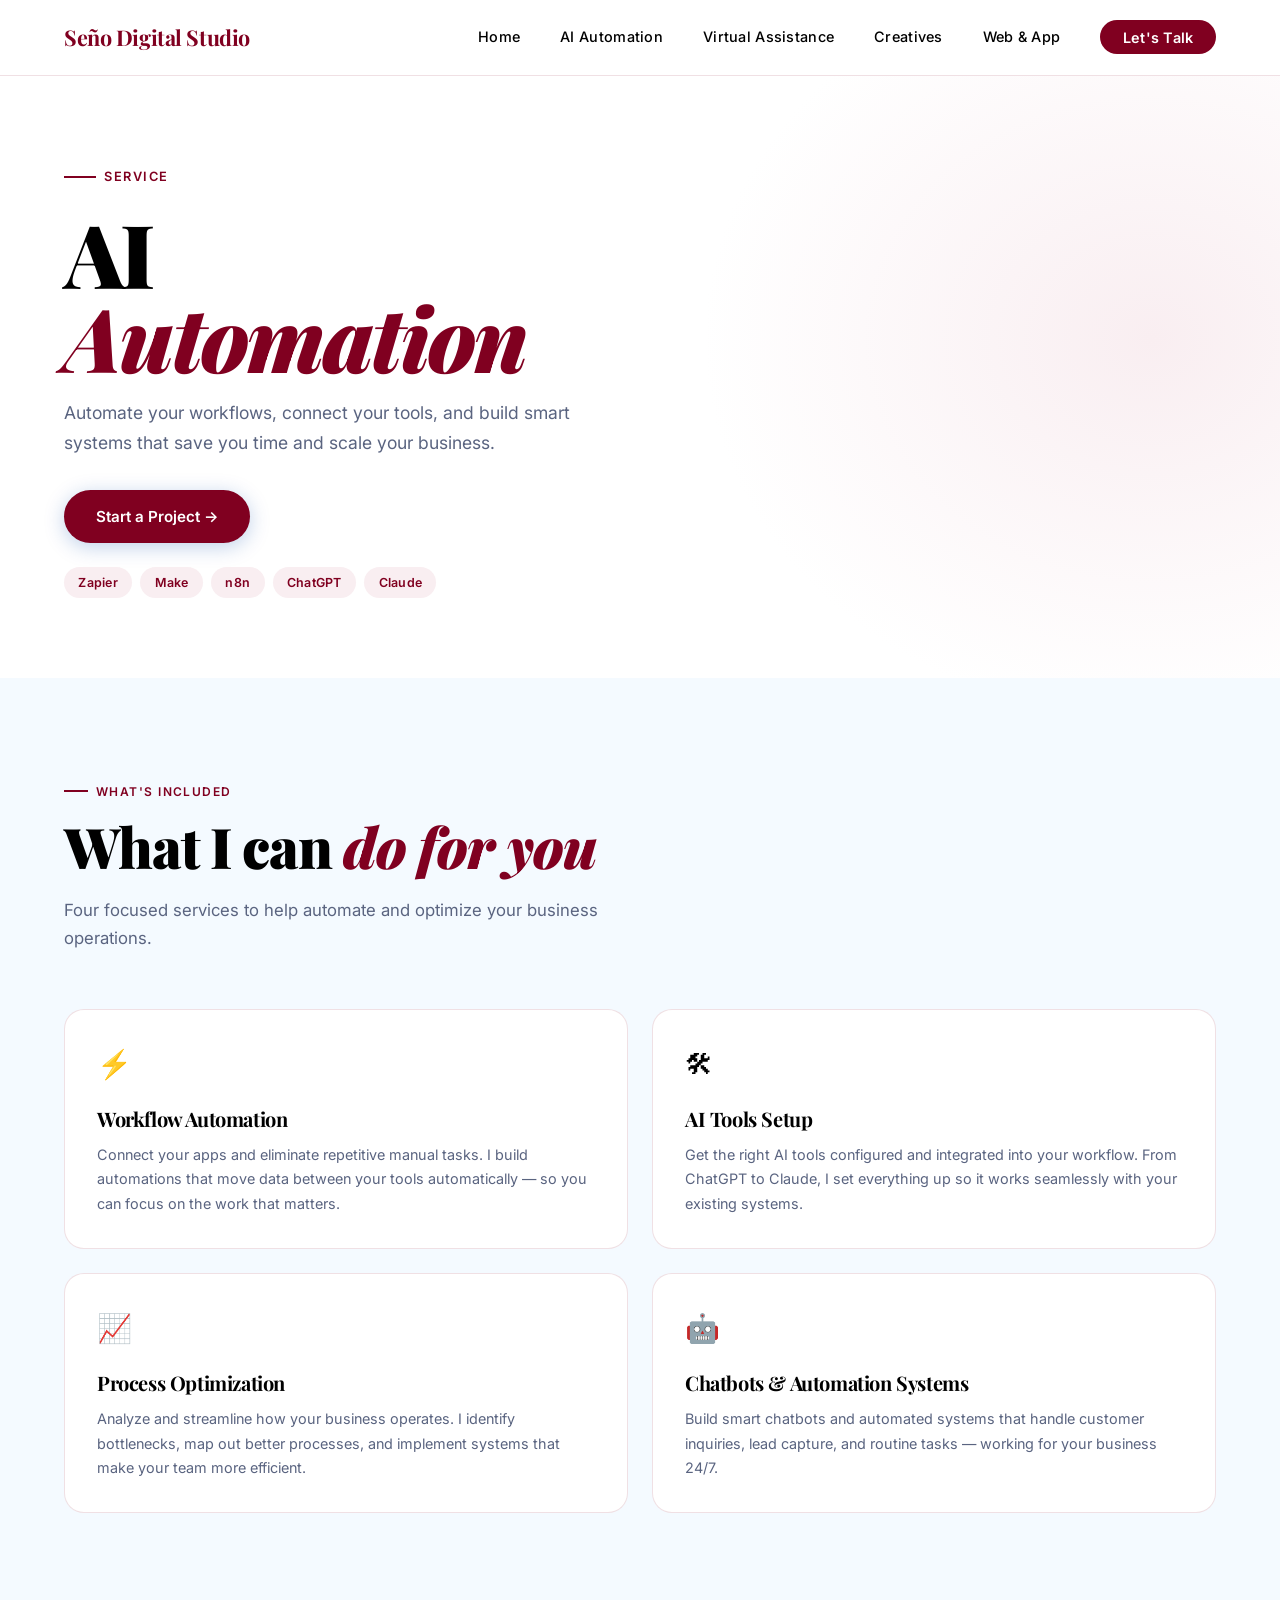
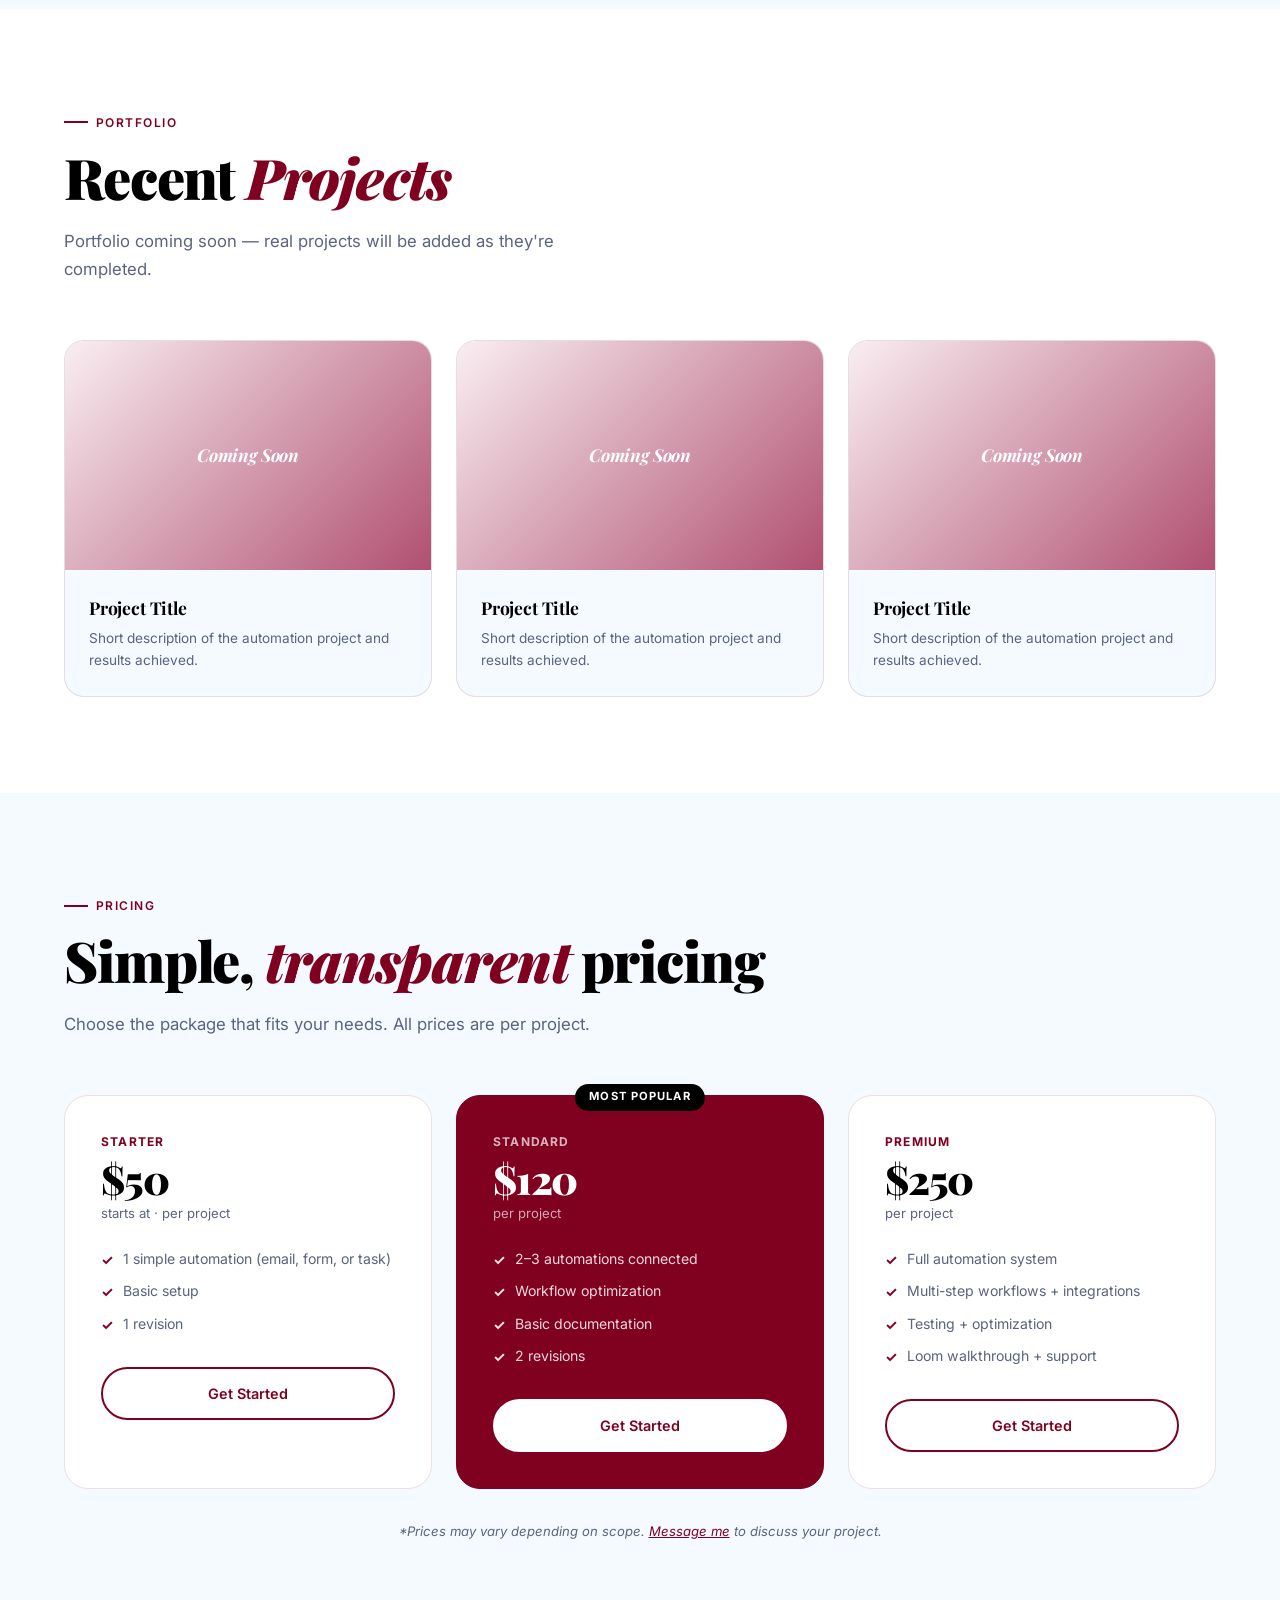
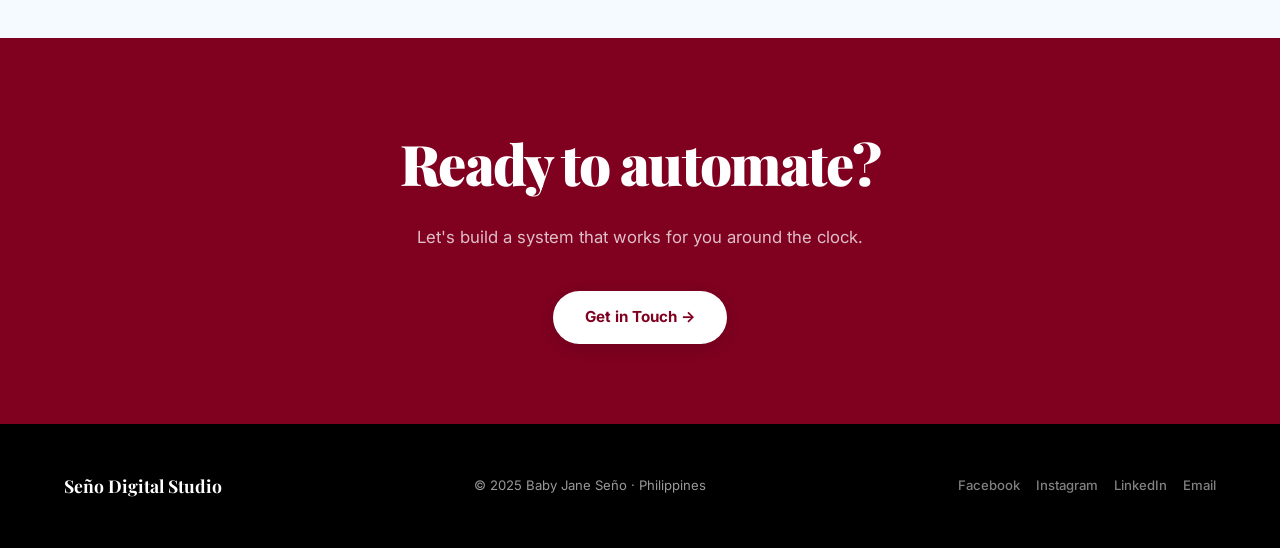
<file: ai-automation.html>
<!DOCTYPE html>
<html lang="en">
<head>
  <meta charset="UTF-8" />
  <meta name="viewport" content="width=device-width, initial-scale=1.0" />
  <title>AI Automation — Seño Digital Studio</title>
  <meta name="description" content="AI Automation services: workflow automation, AI tools setup, process optimization, and chatbots. Starts at $50.">
  <link rel="stylesheet" href="styles.css" />
  <!-- Google tag (gtag.js) -->
<script async src="https://www.googletagmanager.com/gtag/js?id=G-JZ7YSRFRRG"></script>
<script>
  window.dataLayer = window.dataLayer || [];
  function gtag(){dataLayer.push(arguments);}
  gtag('js', new Date());

  gtag('config', 'G-JZ7YSRFRRG');
</script>
</head>
<body>

<nav>
  <a href="/portfolio/index.html" class="nav-logo">Seño Digital Studio</a>
  <ul class="nav-links">
    <li><a href="/portfolio/index.html">Home</a></li>
    <li><a href="/portfolio/ai-automation.html">AI Automation</a></li>
    <li><a href="/portfolio/virtual-assistance.html">Virtual Assistance</a></li>
    <li><a href="/portfolio/creatives.html">Creatives</a></li>
    <li><a href="/portfolio/web-app-development.html">Web & App</a></li>
    <li><a href="/portfolio/contact.html" class="nav-cta">Let's Talk</a></li>
  </ul>
  <button class="hamburger" aria-label="Menu"><span></span><span></span><span></span></button>
</nav>
<div class="mobile-menu">
  <a href="index.html">Home</a>
  <a href="ai-automation.html">AI Automation</a>
  <a href="virtual-assistance.html">Virtual Assistance</a>
  <a href="creatives.html">Creatives</a>
  <a href="/portfolio/web-app-development.html">Web & App</a>
  <a href="contact.html" class="nav-cta">Let's Talk</a>
</div>

<!-- HERO -->
<section class="page-hero">
  <div class="page-hero-bg"></div>
  <div class="page-hero-content">
    <div class="hero-eyebrow">Service</div>
    <h1>AI<br><em>Automation</em></h1>
    <p>Automate your workflows, connect your tools, and build smart systems that save you time and scale your business.</p>
    <a href="contact.html" class="btn-primary">Start a Project →</a>
    <div class="tool-badges">
      <span class="tool-badge">Zapier</span>
      <span class="tool-badge">Make</span>
      <span class="tool-badge">n8n</span>
      <span class="tool-badge">ChatGPT</span>
      <span class="tool-badge">Claude</span>
    </div>
  </div>
</section>

<!-- SUB-SERVICES -->
<section style="background: var(--off-white);">
  <div class="section-label reveal">What's Included</div>
  <h2 class="section-title reveal">What I can <em>do for you</em></h2>
  <p class="section-sub reveal">Four focused services to help automate and optimize your business operations.</p>
  <div class="sub-services-grid">
    <div class="sub-card reveal" data-delay="0">
      <div class="sub-card-icon">⚡</div>
      <h3>Workflow Automation</h3>
      <p>Connect your apps and eliminate repetitive manual tasks. I build automations that move data between your tools automatically — so you can focus on the work that matters.</p>
    </div>
    <div class="sub-card reveal" data-delay="100">
      <div class="sub-card-icon">🛠</div>
      <h3>AI Tools Setup</h3>
      <p>Get the right AI tools configured and integrated into your workflow. From ChatGPT to Claude, I set everything up so it works seamlessly with your existing systems.</p>
    </div>
    <div class="sub-card reveal" data-delay="150">
      <div class="sub-card-icon">📈</div>
      <h3>Process Optimization</h3>
      <p>Analyze and streamline how your business operates. I identify bottlenecks, map out better processes, and implement systems that make your team more efficient.</p>
    </div>
    <div class="sub-card reveal" data-delay="200">
      <div class="sub-card-icon">🤖</div>
      <h3>Chatbots & Automation Systems</h3>
      <p>Build smart chatbots and automated systems that handle customer inquiries, lead capture, and routine tasks — working for your business 24/7.</p>
    </div>
  </div>
</section>

<!-- PORTFOLIO -->
<section>
  <div class="section-label reveal">Portfolio</div>
  <h2 class="section-title reveal">Recent <em>Projects</em></h2>
  <p class="section-sub reveal">Portfolio coming soon — real projects will be added as they're completed.</p>
  <div class="portfolio-grid">
    <a href="https://drive.google.com/drive/folders/18SgR3HcQ2qTq6Qzl0Yf11lqsVEZnztPC?usp=sharing" target="_blank" class="portfolio-card reveal" data-delay="0">
      <div class="portfolio-thumb">Coming Soon</div>
      <div class="portfolio-info">
        <h4>Project Title</h4>
        <p>Short description of the automation project and results achieved.</p>
      </div>
    </a>
    <a href="https://drive.google.com/drive/folders/18SgR3HcQ2qTq6Qzl0Yf11lqsVEZnztPC?usp=sharingK" target="_blank" class="portfolio-card reveal" data-delay="100">
      <div class="portfolio-thumb">Coming Soon</div>
      <div class="portfolio-info">
        <h4>Project Title</h4>
        <p>Short description of the automation project and results achieved.</p>
      </div>
    </a>
   <a href="https://drive.google.com/drive/folders/18SgR3HcQ2qTq6Qzl0Yf11lqsVEZnztPC?usp=sharing" target="_blank" class="portfolio-card reveal" data-delay="200">
      <div class="portfolio-thumb">Coming Soon</div>
      <div class="portfolio-info">
        <h4>Project Title</h4>
        <p>Short description of the automation project and results achieved.</p>
      </div>
    </a>
  </div>
</section>

<!-- PRICING -->
<section class="pricing">
  <div class="section-label reveal">Pricing</div>
  <h2 class="section-title reveal">Simple, <em>transparent</em> pricing</h2>
  <p class="section-sub reveal">Choose the package that fits your needs. All prices are per project.</p>
  <div class="pricing-grid">
    <div class="pricing-card reveal" data-delay="0">
      <div class="pricing-tier">Starter</div>
      <div class="pricing-price">$50</div>
      <div class="pricing-unit">starts at · per project</div>
      <ul class="pricing-features">
        <li>1 simple automation (email, form, or task)</li>
        <li>Basic setup</li>
        <li>1 revision</li>
      </ul>
      <a href="contact.html" class="pricing-cta">Get Started</a>
    </div>
    <div class="pricing-card featured reveal" data-delay="100">
      <div class="pricing-badge">Most Popular</div>
      <div class="pricing-tier">Standard</div>
      <div class="pricing-price">$120</div>
      <div class="pricing-unit">per project</div>
      <ul class="pricing-features">
        <li>2–3 automations connected</li>
        <li>Workflow optimization</li>
        <li>Basic documentation</li>
        <li>2 revisions</li>
      </ul>
      <a href="contact.html" class="pricing-cta">Get Started</a>
    </div>
    <div class="pricing-card reveal" data-delay="200">
      <div class="pricing-tier">Premium</div>
      <div class="pricing-price">$250</div>
      <div class="pricing-unit">per project</div>
      <ul class="pricing-features">
        <li>Full automation system</li>
        <li>Multi-step workflows + integrations</li>
        <li>Testing + optimization</li>
        <li>Loom walkthrough + support</li>
      </ul>
      <a href="contact.html" class="pricing-cta">Get Started</a>
    </div>
  </div>
  <p class="pricing-note">*Prices may vary depending on scope. <a href="contact.html" style="color:var(--cobalt);">Message me</a> to discuss your project.</p>
</section>

<!-- CTA -->
<div class="cta-band">
  <h2>Ready to automate?</h2>
  <p>Let's build a system that works for you around the clock.</p>
  <a href="contact.html" class="btn-white">Get in Touch →</a>
</div>

<footer>
  <a href="index.html" class="footer-logo">Seño Digital Studio</a>
  <span class="footer-copy">© 2025 Baby Jane Seño · Philippines</span>
  <div class="footer-socials">
    <a href="https://www.facebook.com/profile.php?id=61582298600298" target="_blank">Facebook</a>
    <a href="https://www.instagram.com/enaj.freelancer" target="_blank">Instagram</a>
    <a href="https://www.linkedin.com/in/babyjaneseno" target="_blank">LinkedIn</a>
    <a href="mailto:enaj.freelance@gmail.com">Email</a>
  </div>
</footer>

<script src="main.js"></script>
</body>
</html>
</file>
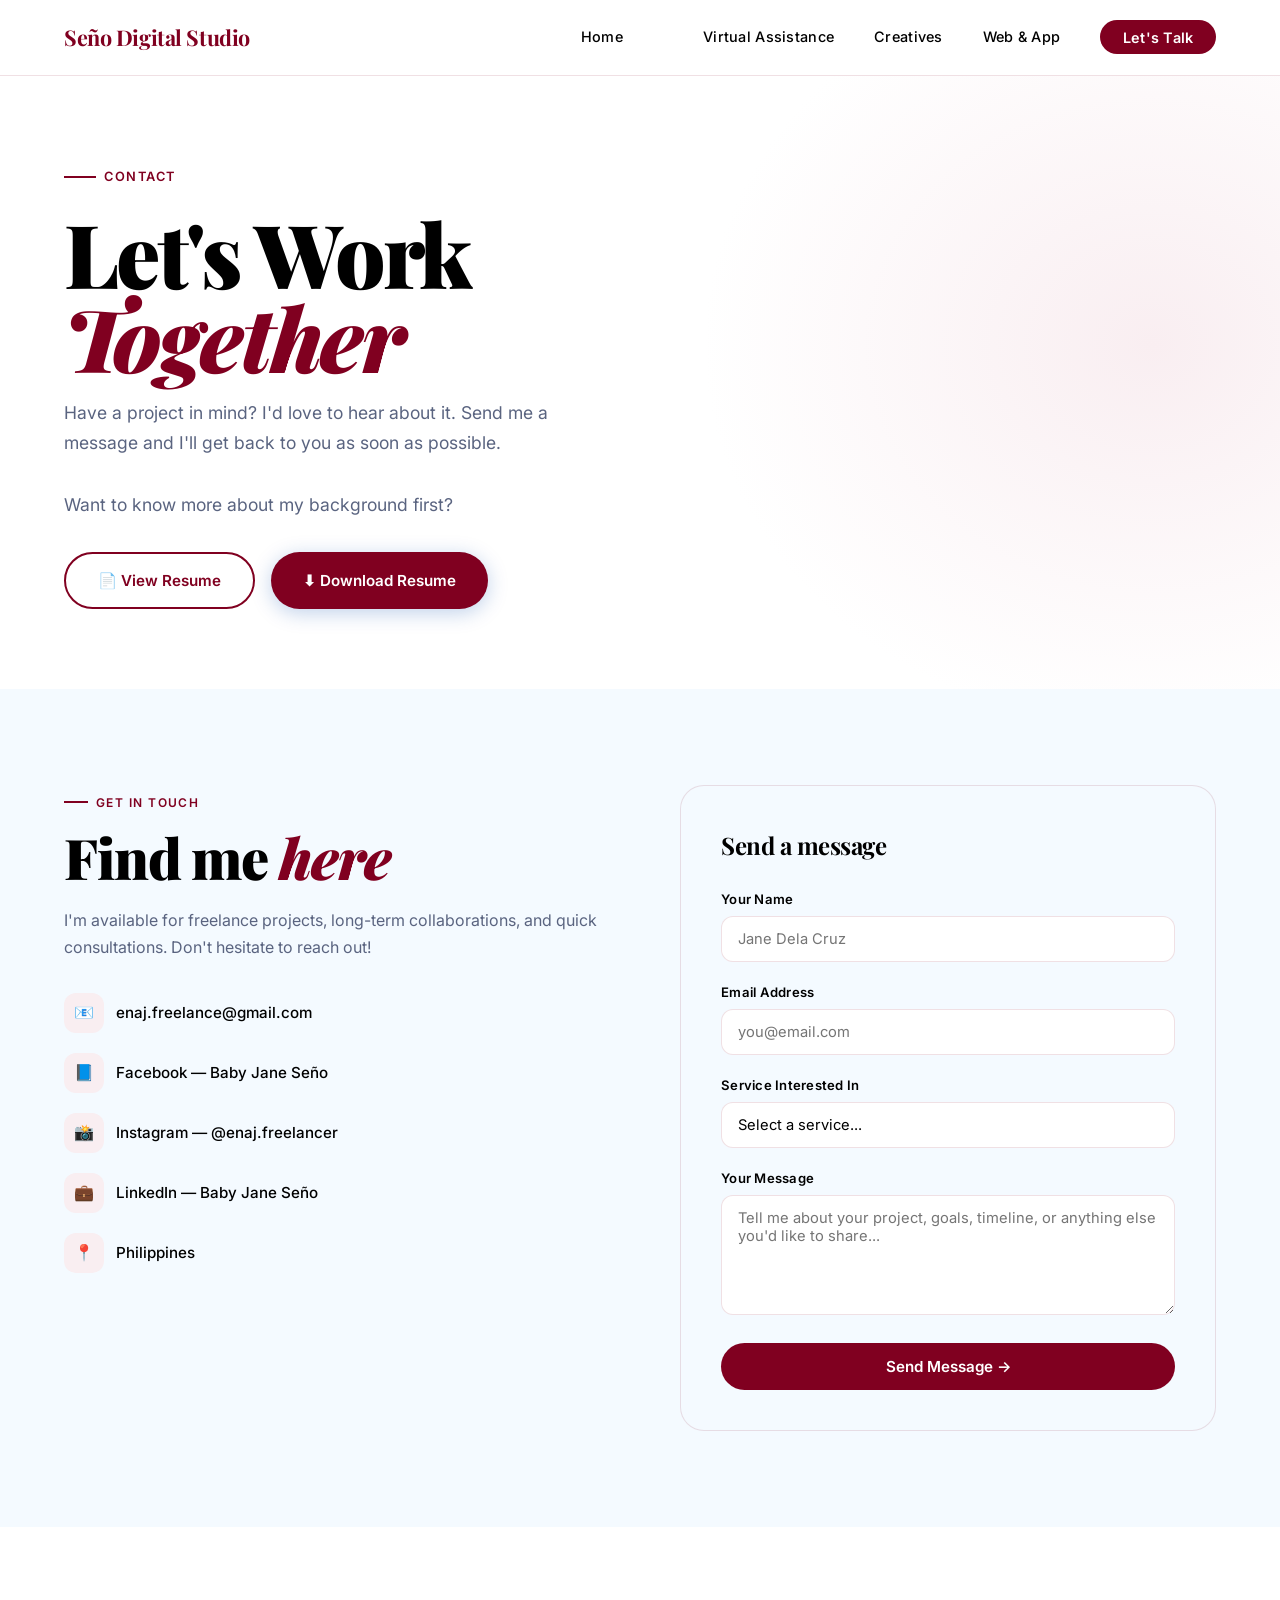
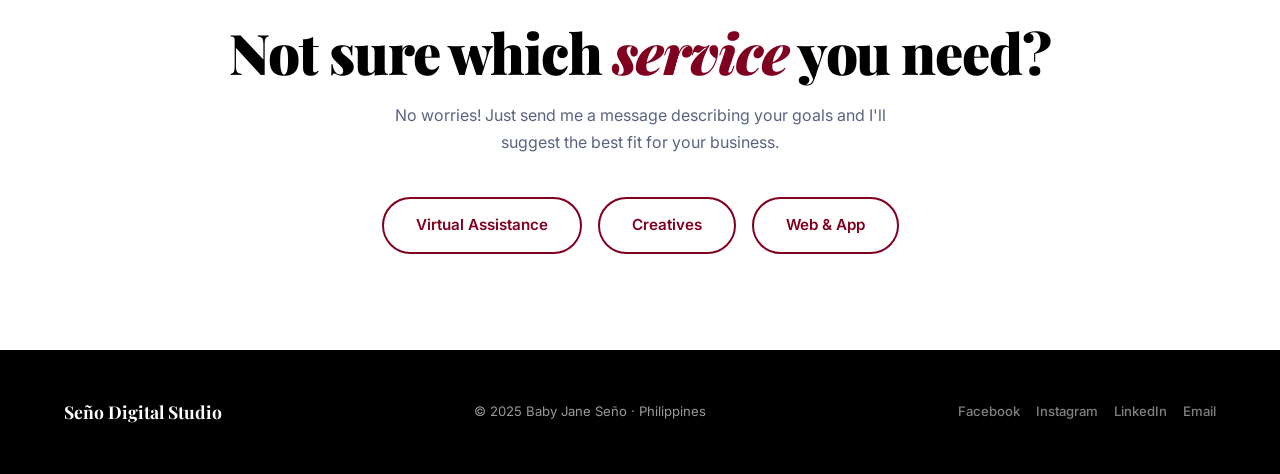
<file: contact.html>
<!DOCTYPE html>
<html lang="en">
<head>
  <meta charset="UTF-8" />
  <meta name="viewport" content="width=device-width, initial-scale=1.0" />
  <title>Contact — Seño Digital Studio</title>
  <meta name="description" content="Get in touch with Baby Jane Seño — freelance AI Automation, Virtual Assistance, and Creative services.">
  <link rel="stylesheet" href="styles.css" />
  <!-- Google tag (gtag.js) -->
<script async src="https://www.googletagmanager.com/gtag/js?id=G-JZ7YSRFRRG"></script>
<script>
  window.dataLayer = window.dataLayer || [];
  function gtag(){dataLayer.push(arguments);}
  gtag('js', new Date());

  gtag('config', 'G-JZ7YSRFRRG');
</script>
</head>
<body>

<nav>
  <a href="/portfolio/index.html" class="nav-logo">Seño Digital Studio</a>
  <ul class="nav-links">
    <li><a href="/portfolio/index.html">Home</a></li>
    <li><a href="/portfolio/ai-automation.html" style="display: none;">AI Automation</a></li>
    <li><a href="/portfolio/virtual-assistance.html">Virtual Assistance</a></li>
    <li><a href="/portfolio/creatives.html">Creatives</a></li>
    <li><a href="/portfolio/web-app-development.html">Web & App</a></li>
    <li><a href="/portfolio/contact.html" class="nav-cta">Let's Talk</a></li>
  </ul>
  <button class="hamburger" aria-label="Menu"><span></span><span></span><span></span></button>
</nav>
<div class="mobile-menu">
  <a href="index.html">Home</a>
  <a href="ai-automation.html" style="display: none;">AI Automation</a>
  <a href="virtual-assistance.html">Virtual Assistance</a>
  <a href="creatives.html">Creatives</a>
  <a href="/portfolio/web-app-development.html">Web & App</a>
  <a href="contact.html" class="nav-cta">Let's Talk</a>
</div>

<!-- HERO -->
<section class="page-hero">
  <div class="page-hero-bg"></div>
  <div class="page-hero-content">
    <div class="hero-eyebrow">Contact</div>
    <h1>Let's Work<br><em>Together</em></h1>
    <p>Have a project in mind? I'd love to hear about it. Send me a message and I'll get back to you as soon as possible.</p>
    <p style="color:var(--text-muted); line-height:1.7; margin-top:1rem;">
      Want to know more about my background first?
    </p>
    <div style="display:flex; gap:1rem; flex-wrap:wrap; margin-top:1rem;">
      <a href="/portfolio/assets/Resume-Seno-BabyJane.pdf" target="_blank" class="btn-secondary">
        📄 View Resume
      </a>
      <a href="/portfolio/assets/Resume-Seno-BabyJane.pdf" download="Resume-Seno-BabyJane.pdf" class="btn-primary">
        ⬇ Download Resume
      </a>
    </div>
  </div>
</section>

<!-- CONTACT SECTION -->
<section style="background: var(--off-white);">
  <div class="contact-grid">
    <!-- Contact Info -->
    <div>
      <div class="section-label reveal">Get in Touch</div>
      <h2 class="section-title reveal">Find me <em>here</em></h2>
      <p style="color:var(--text-muted); line-height:1.7; margin-bottom:1rem;" class="reveal">
        I'm available for freelance projects, long-term collaborations, and quick consultations. Don't hesitate to reach out!
      </p>
      <ul class="contact-info-list">
        <li class="reveal">
          <a href="mailto:enaj.freelance@gmail.com">
            <span class="contact-icon">📧</span>
            enaj.freelance@gmail.com
          </a>
        </li>
        <li class="reveal">
          <a href="https://www.facebook.com/profile.php?id=61582298600298" target="_blank">
            <span class="contact-icon">📘</span>
            Facebook — Baby Jane Seño
          </a>
        </li>
        <li class="reveal">
          <a href="https://www.instagram.com/enaj.freelancer" target="_blank">
            <span class="contact-icon">📸</span>
            Instagram — @enaj.freelancer
          </a>
        </li>
        <li class="reveal">
          <a href="https://www.linkedin.com/in/babyjaneseno" target="_blank">
            <span class="contact-icon">💼</span>
            LinkedIn — Baby Jane Seño
          </a>
        </li>
        <li class="reveal">
          <a href="#" style="cursor:default; pointer-events:none;">
            <span class="contact-icon">📍</span>
            Philippines
          </a>
        </li>
      </ul>
    </div>

    <!-- Contact Form -->
    <div class="contact-form reveal">
      <h3 style="font-family:var(--font-heading); font-size:1.5rem; font-weight:700; letter-spacing:-0.02em; margin-bottom:1.5rem;">Send a message</h3>
      <!--
        FORMSPREE SETUP:
        1. Go to formspree.io and create a free account
        2. Create a new form
        3. Replace "YOUR_FORM_ID" below with your actual form ID
        4. Submissions will go to enaj.freelance@gmail.com
      -->
      <form action="https://formspree.io/f/mzdkjwer" method="POST">
        <div class="form-group">
          <label for="name">Your Name</label>
          <input type="text" id="name" name="name" placeholder="Jane Dela Cruz" required />
        </div>
        <div class="form-group">
          <label for="email">Email Address</label>
          <input type="email" id="email" name="email" placeholder="you@email.com" required />
        </div>
        <div class="form-group">
          <label for="service">Service Interested In</label>
          <select id="service" name="service" required>
            <option value="" disabled selected>Select a service...</option>
            <option value="AI Automation">AI Automation</option>
            <option value="Virtual Assistance">Virtual Assistance</option>
            <option value="Video Editing">Video Editing</option>
            <option value="Graphic Design">Graphic Design</option>
            <option value="Social Media Management">Social Media Management</option>
            <option value="Website Design">Website Design</option>
            <option value="Multiple Services">Multiple Services</option>
            <option value="Not sure yet">Not sure yet</option>
          </select>
        </div>
        <div class="form-group">
          <label for="message">Your Message</label>
          <textarea id="message" name="message" placeholder="Tell me about your project, goals, timeline, or anything else you'd like to share..." required></textarea>
        </div>
        <button type="submit" class="form-submit">Send Message →</button>
      </form>
    </div>
  </div>
</section>

<!-- FAQ quick blurb -->
<section style="background:var(--white); text-align:center;">
  <h2 class="section-title reveal">Not sure which <em>service</em> you need?</h2>
  <p style="color:var(--text-muted); max-width:520px; margin:0 auto 2.5rem; line-height:1.7;" class="reveal">
    No worries! Just send me a message describing your goals and I'll suggest the best fit for your business.
  </p>
 <div style="display:flex; gap:1rem; justify-content:center; flex-wrap:wrap;" class="reveal">
    <a href="/portfolio/ai-automation.html" class="btn-secondary" style="display: none;">AI Automation</a>
    <a href="/portfolio/virtual-assistance.html" class="btn-secondary">Virtual Assistance</a>
    <a href="/portfolio/creatives.html" class="btn-secondary">Creatives</a>
    <a href="/portfolio/web-app-development.html" class="btn-secondary">Web & App</a>
</div>
</section>

<footer>
  <a href="index.html" class="footer-logo">Seño Digital Studio</a>
  <span class="footer-copy">© 2025 Baby Jane Seño · Philippines</span>
  <div class="footer-socials">
    <a href="https://www.facebook.com/profile.php?id=61582298600298" target="_blank">Facebook</a>
    <a href="https://www.instagram.com/enaj.freelancer" target="_blank">Instagram</a>
    <a href="https://www.linkedin.com/in/babyjaneseno" target="_blank">LinkedIn</a>
    <a href="mailto:enaj.freelance@gmail.com">Email</a>
  </div>
</footer>

<script src="main.js"></script>
</body>
</html>
</file>
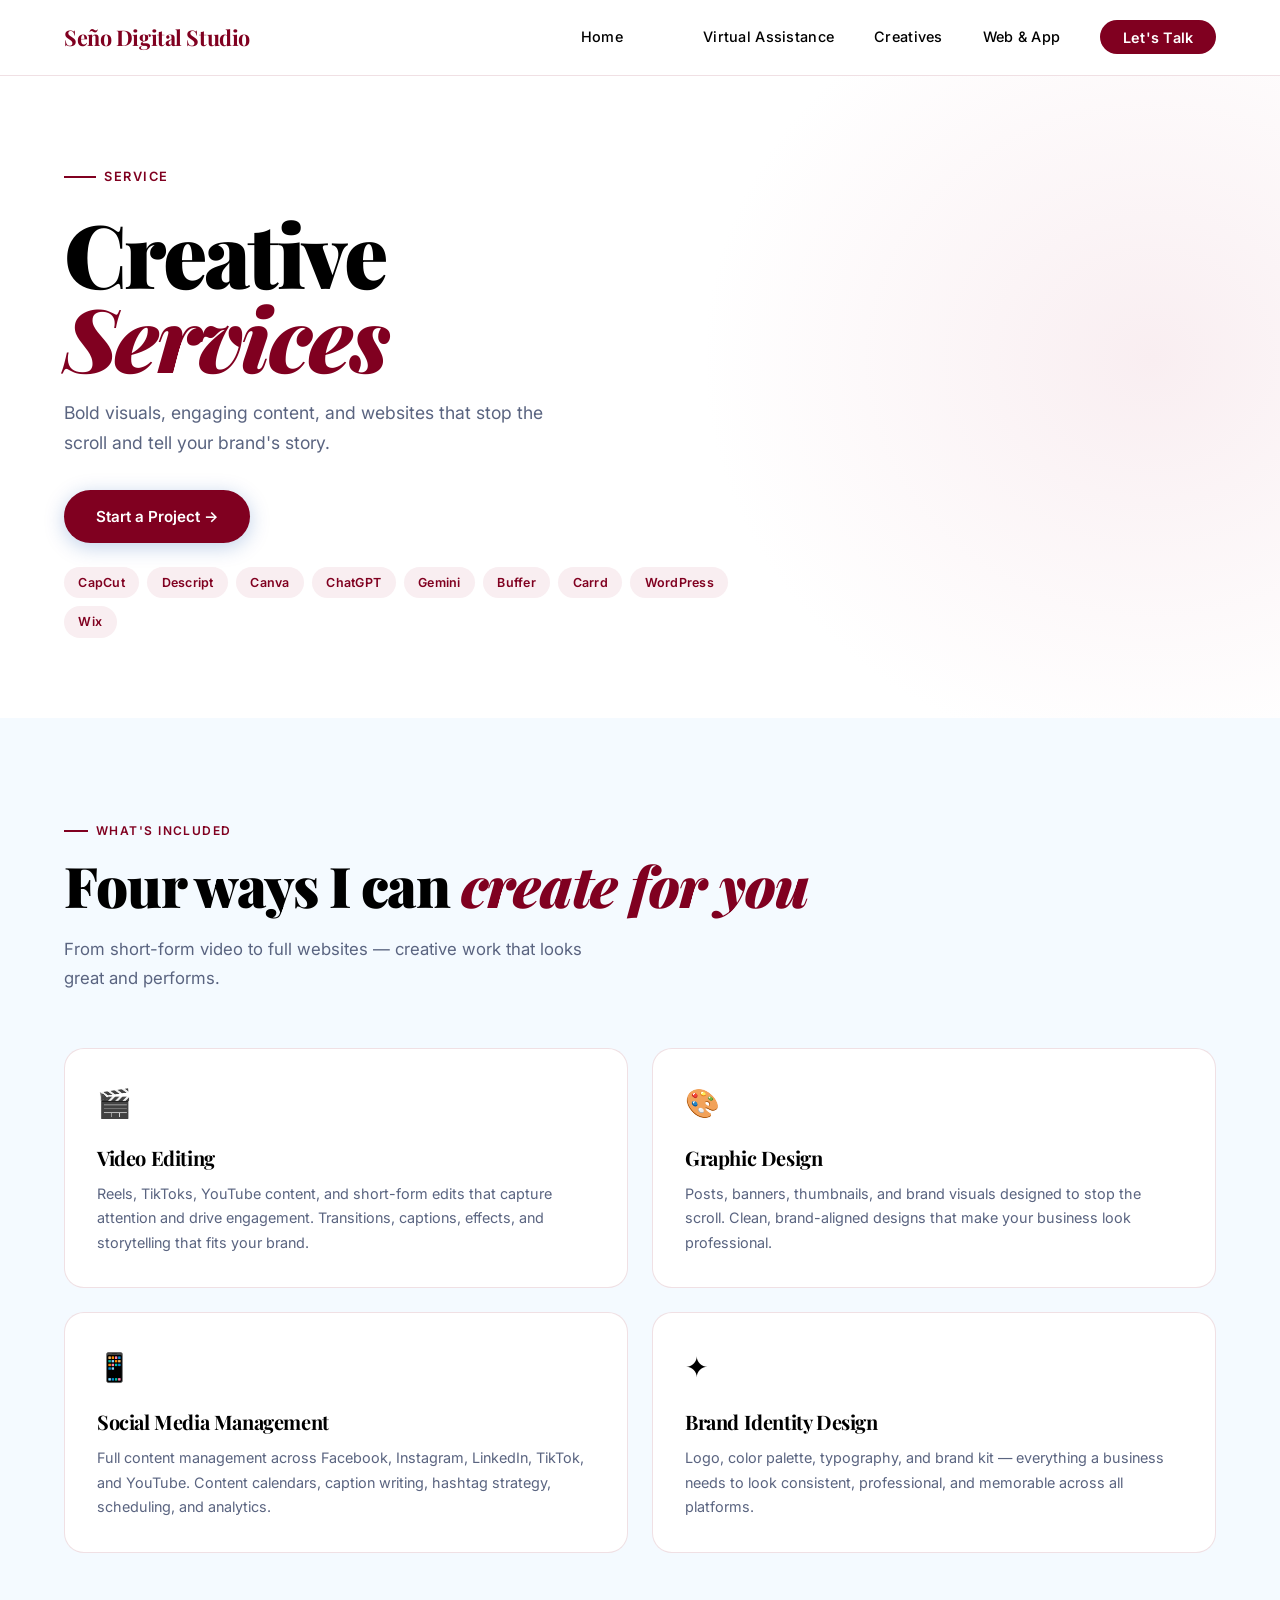
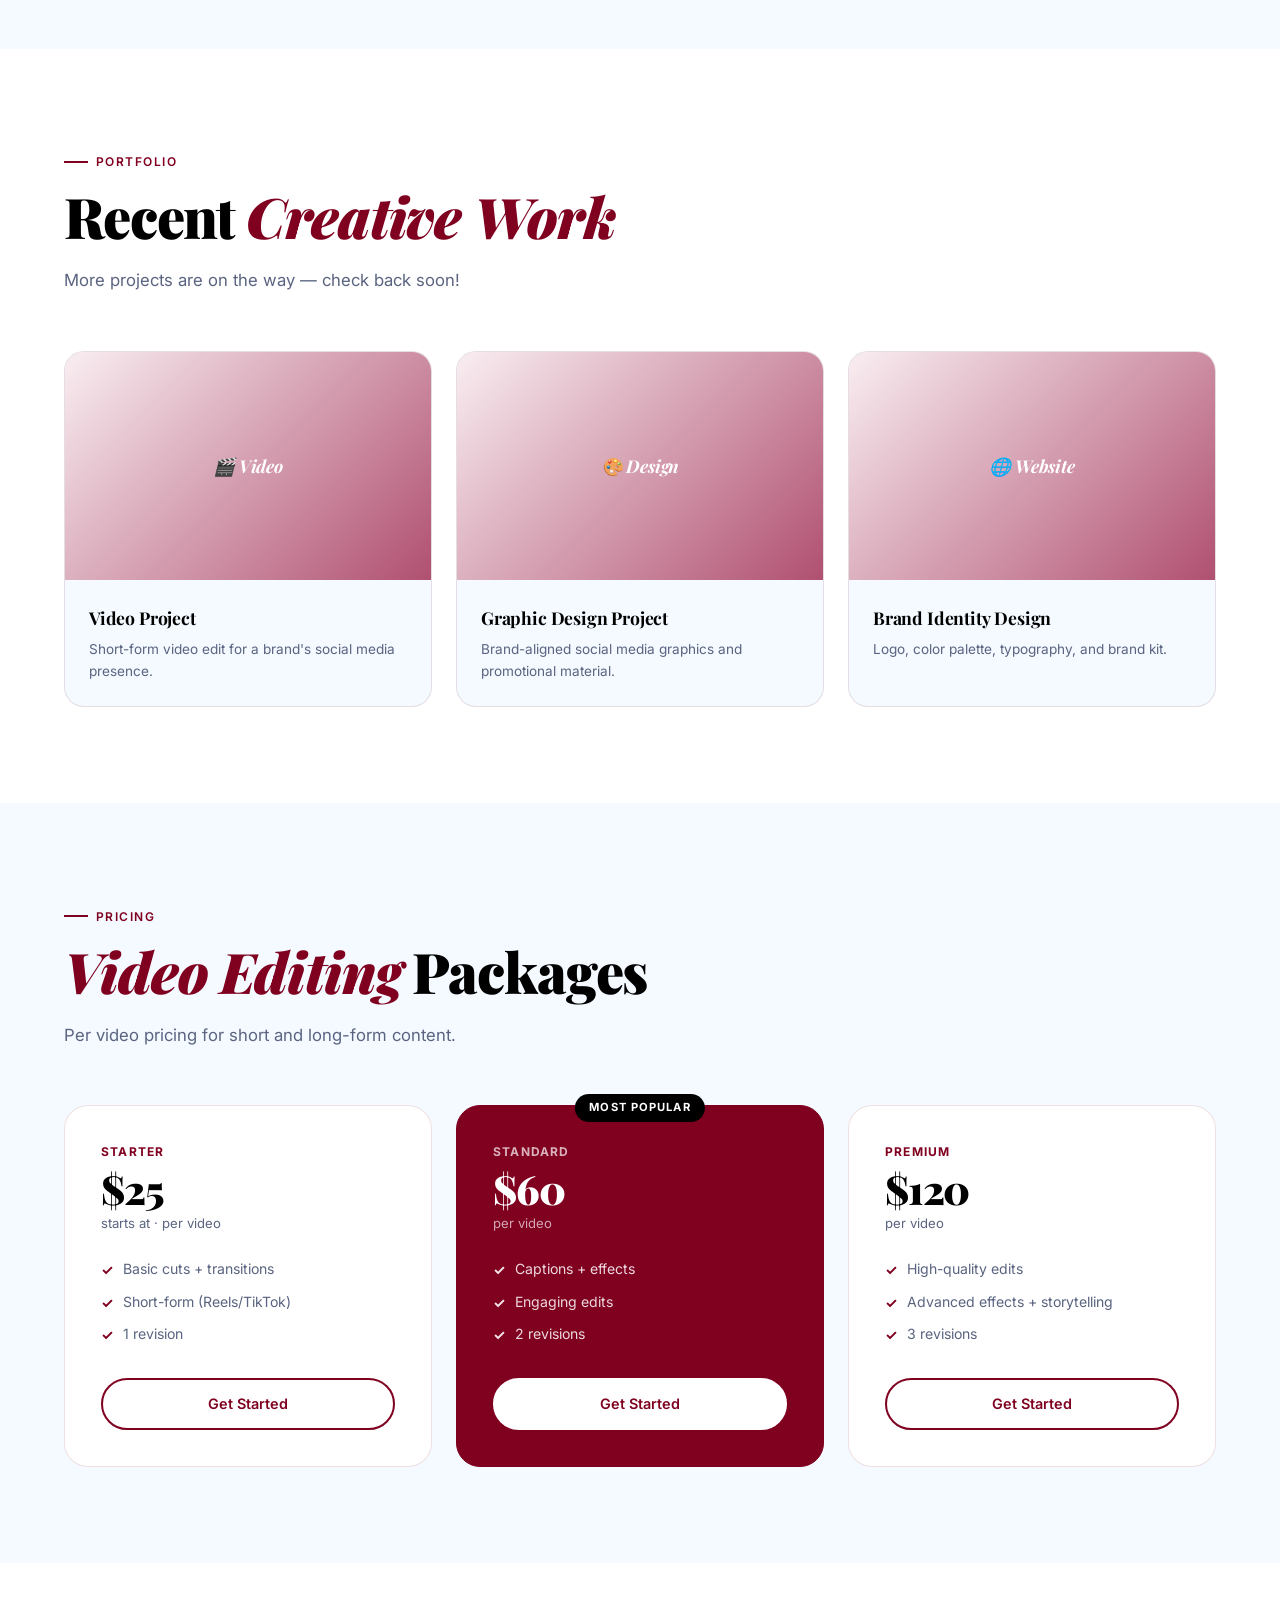
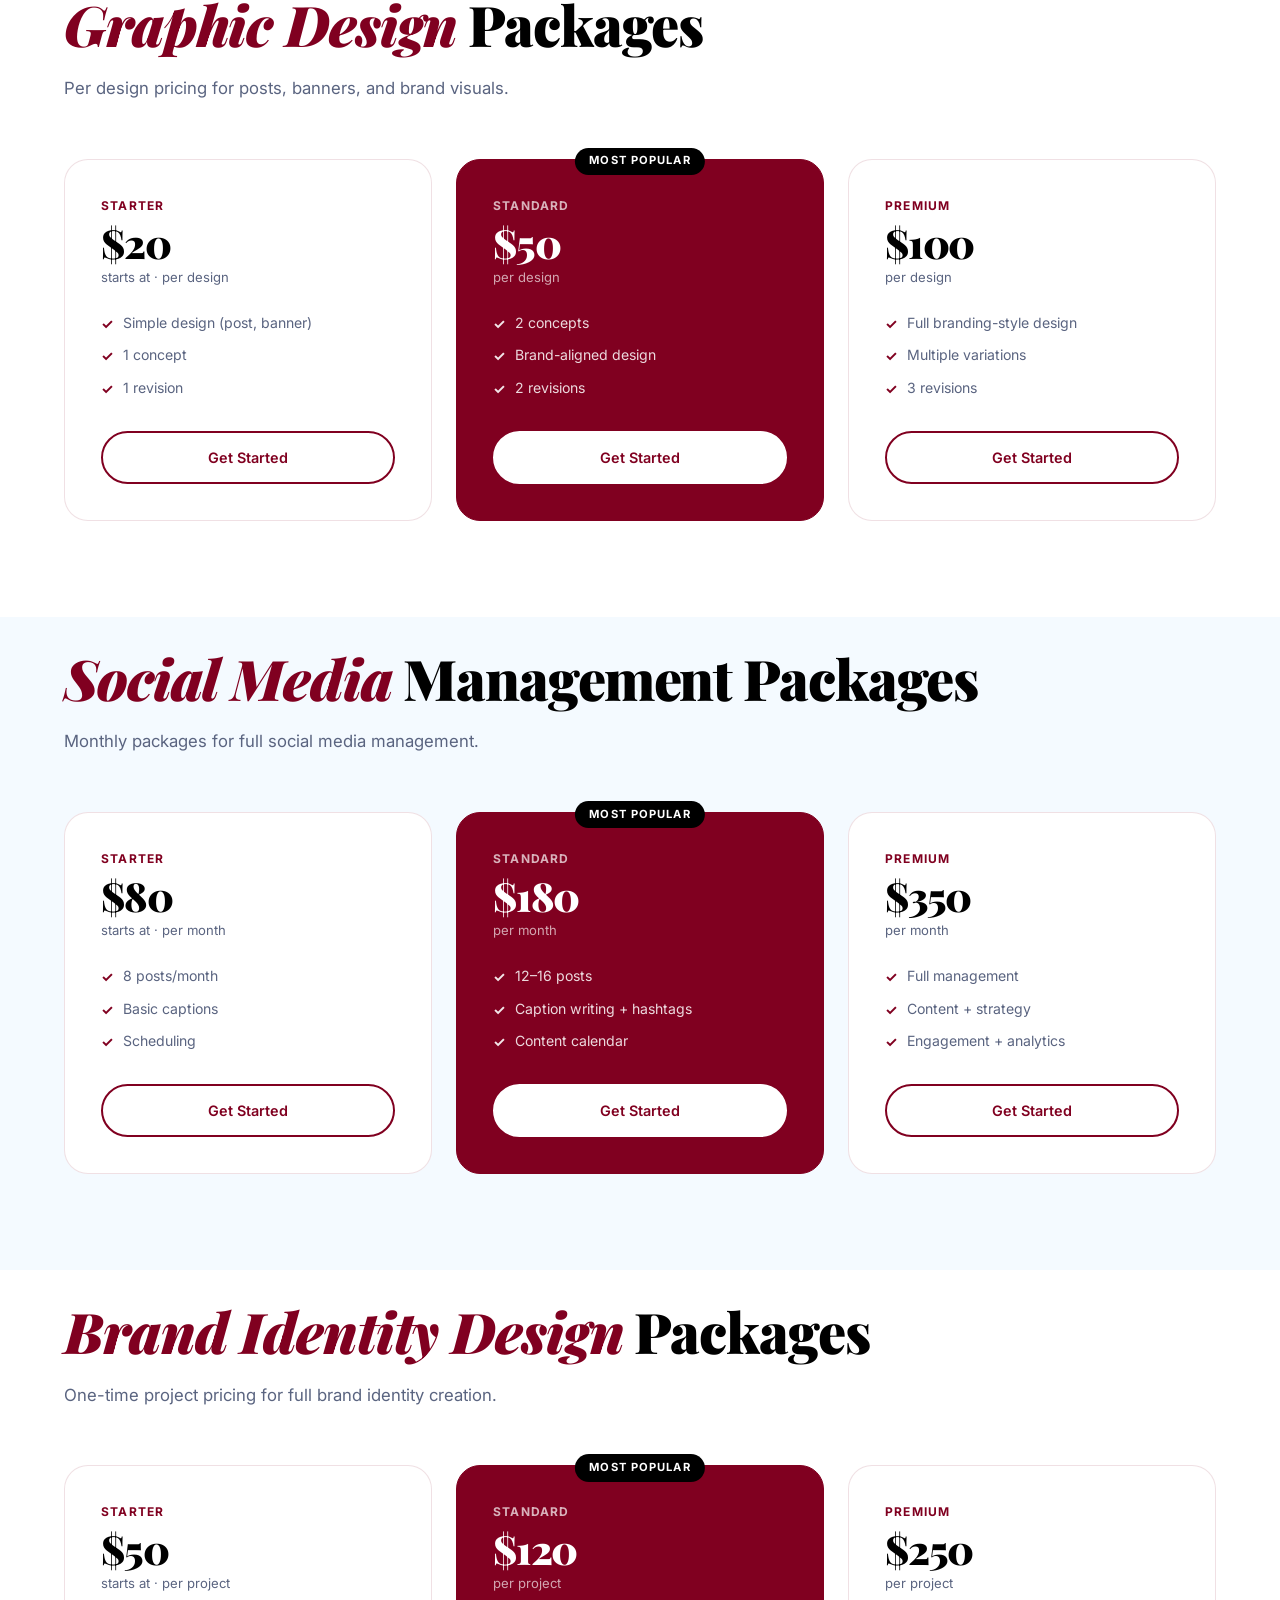
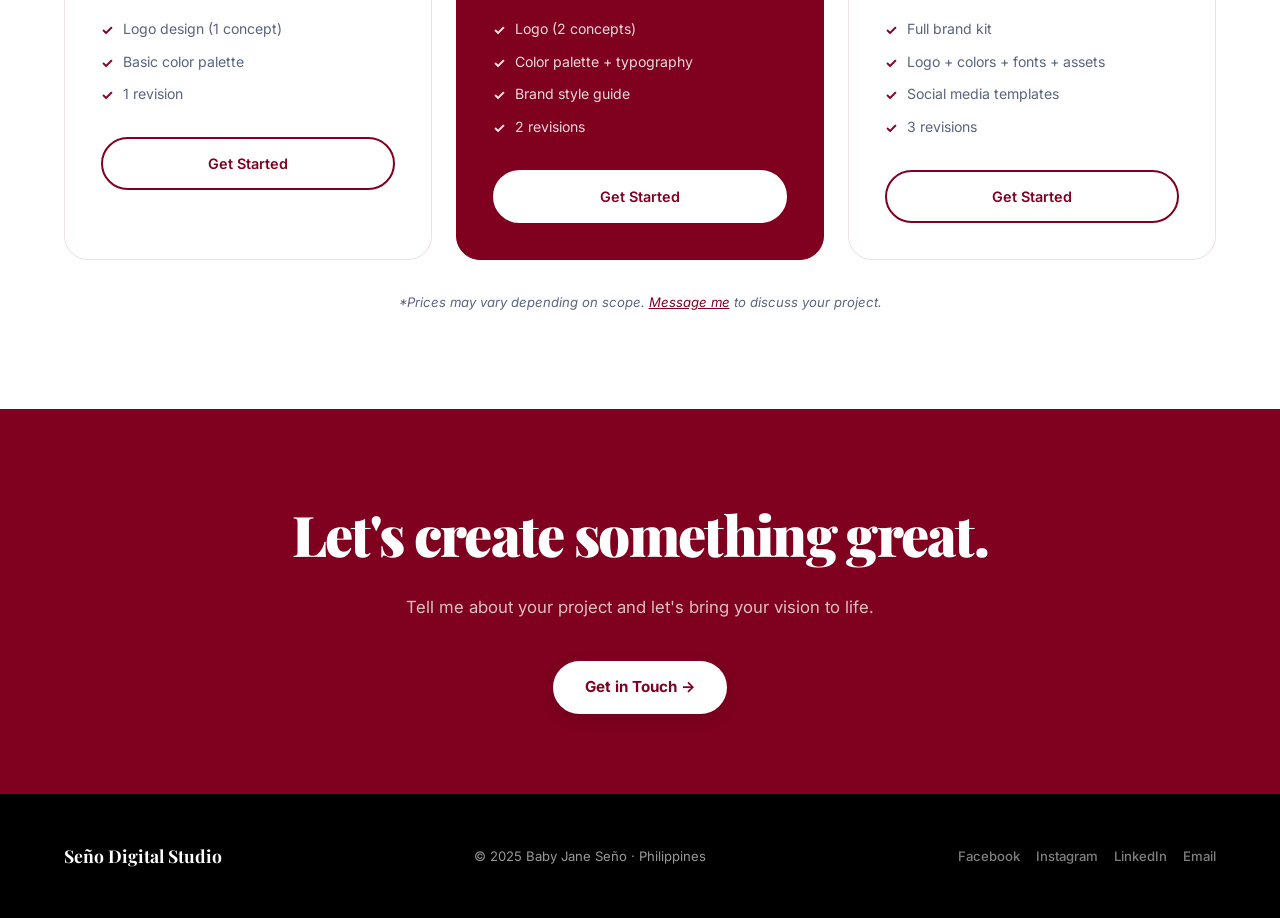
<file: creatives.html>
<!DOCTYPE html>
<html lang="en">
<head>
  <meta charset="UTF-8" />
  <meta name="viewport" content="width=device-width, initial-scale=1.0" />
  <title>Creatives — Seño Digital Studio</title>
  <meta name="description" content="Creative services: video editing, graphic design, social media management, and website design. Starts at $20.">
  <link rel="stylesheet" href="styles.css" />
  <!-- Google tag (gtag.js) -->
<script async src="https://www.googletagmanager.com/gtag/js?id=G-JZ7YSRFRRG"></script>
<script>
  window.dataLayer = window.dataLayer || [];
  function gtag(){dataLayer.push(arguments);}
  gtag('js', new Date());

  gtag('config', 'G-JZ7YSRFRRG');
</script>
</head>
<body>

<nav>
  <a href="/portfolio/index.html" class="nav-logo">Seño Digital Studio</a>
  <ul class="nav-links">
    <li><a href="/portfolio/index.html">Home</a></li>
    <li><a href="/portfolio/ai-automation.html" style="display: none;">AI Automation</a></li>
    <li><a href="/portfolio/virtual-assistance.html">Virtual Assistance</a></li>
    <li><a href="/portfolio/creatives.html">Creatives</a></li>
    <li><a href="/portfolio/web-app-development.html">Web & App</a></li>
    <li><a href="/portfolio/contact.html" class="nav-cta">Let's Talk</a></li>
  </ul>
  <button class="hamburger" aria-label="Menu"><span></span><span></span><span></span></button>
</nav>
<div class="mobile-menu">
  <a href="index.html">Home</a>
  <a href="ai-automation.html" style="display: none;">AI Automation</a>
  <a href="virtual-assistance.html">Virtual Assistance</a>
  <a href="creatives.html">Creatives</a>
  <a href="/portfolio/web-app-development.html">Web & App</a>
  <a href="contact.html" class="nav-cta">Let's Talk</a>
</div>

<!-- HERO -->
<section class="page-hero">
  <div class="page-hero-bg"></div>
  <div class="page-hero-content">
    <div class="hero-eyebrow">Service</div>
    <h1>Creative<br><em>Services</em></h1>
    <p>Bold visuals, engaging content, and websites that stop the scroll and tell your brand's story.</p>
    <a href="contact.html" class="btn-primary">Start a Project →</a>
    <div class="tool-badges">
      <span class="tool-badge">CapCut</span>
      <span class="tool-badge">Descript</span>
      <span class="tool-badge">Canva</span>
      <span class="tool-badge">ChatGPT</span>
      <span class="tool-badge">Gemini</span>
      <span class="tool-badge">Buffer</span>
      <span class="tool-badge">Carrd</span>
      <span class="tool-badge">WordPress</span>
      <span class="tool-badge">Wix</span>
    </div>
  </div>
</section>

<!-- SUB-SERVICES -->
<section style="background: var(--off-white);">
  <div class="section-label reveal">What's Included</div>
  <h2 class="section-title reveal">Four ways I can <em>create for you</em></h2>
  <p class="section-sub reveal">From short-form video to full websites — creative work that looks great and performs.</p>
  <div class="sub-services-grid">
    <div class="sub-card reveal" data-delay="0">
      <div class="sub-card-icon">🎬</div>
      <h3>Video Editing</h3>
      <p>Reels, TikToks, YouTube content, and short-form edits that capture attention and drive engagement. Transitions, captions, effects, and storytelling that fits your brand.</p>
    </div>
    <div class="sub-card reveal" data-delay="100">
      <div class="sub-card-icon">🎨</div>
      <h3>Graphic Design</h3>
      <p>Posts, banners, thumbnails, and brand visuals designed to stop the scroll. Clean, brand-aligned designs that make your business look professional.</p>
    </div>
    <div class="sub-card reveal" data-delay="150">
      <div class="sub-card-icon">📱</div>
      <h3>Social Media Management</h3>
      <p>Full content management across Facebook, Instagram, LinkedIn, TikTok, and YouTube. Content calendars, caption writing, hashtag strategy, scheduling, and analytics.</p>
    </div>
    <div class="sub-card reveal" data-delay="200">
     <div class="sub-card-icon">✦</div>
     <h3>Brand Identity Design</h3>
      <p>Logo, color palette, typography, and brand kit — everything a business needs to look consistent, professional, and memorable across all platforms.</p>
  </div>
</section>

<!-- PORTFOLIO -->
<section>
  <div class="section-label reveal">Portfolio</div>
  <h2 class="section-title reveal">Recent <em>Creative Work</em></h2>
 <p class="section-sub reveal">More projects are on the way — check back soon!</p>
  <div class="portfolio-grid">
   <a href="https://drive.google.com/drive/folders/1btjHFnSiA9qYV53gm8QCf5E7DUtD5TDD?usp=sharing" target="_blank" class="portfolio-card reveal" data-delay="0">
      <div class="portfolio-thumb">🎬 Video</div>
      <div class="portfolio-info">
        <h4>Video Project</h4>
        <p>Short-form video edit for a brand's social media presence.</p>
      </div>
    </a>
  <a href="/portfolio/graphic-design-portfolio.html" target="_blank" class="portfolio-card reveal" data-delay="100">
      <div class="portfolio-thumb">🎨 Design</div>
      <div class="portfolio-info">
        <h4>Graphic Design Project</h4>
        <p>Brand-aligned social media graphics and promotional material.</p>
      </div>
    </a>
    <a href="https://drive.google.com/drive/folders/1VXDNwSoe4VbdQrkkk2TBH55tEBnFYp7w?usp=sharing" target="_blank" class="portfolio-card reveal" data-delay="200">
      <div class="portfolio-thumb">🌐 Website</div>
      <div class="portfolio-info">
        <h4>Brand Identity Design</h4>
        <p> Logo, color palette, typography, and brand kit.</p>
      </div>
    </a>
  </div>
</section>

<!-- PRICING: VIDEO EDITING -->
<section class="pricing">
  <div class="section-label reveal">Pricing</div>
  <h2 class="section-title reveal"><em>Video Editing</em> Packages</h2>
  <p class="section-sub reveal">Per video pricing for short and long-form content.</p>
  <div class="pricing-grid">
    <div class="pricing-card reveal" data-delay="0">
      <div class="pricing-tier">Starter</div>
      <div class="pricing-price">$25</div>
      <div class="pricing-unit">starts at · per video</div>
      <ul class="pricing-features">
        <li>Basic cuts + transitions</li>
        <li>Short-form (Reels/TikTok)</li>
        <li>1 revision</li>
      </ul>
      <a href="contact.html" class="pricing-cta">Get Started</a>
    </div>
    <div class="pricing-card featured reveal" data-delay="100">
      <div class="pricing-badge">Most Popular</div>
      <div class="pricing-tier">Standard</div>
      <div class="pricing-price">$60</div>
      <div class="pricing-unit">per video</div>
      <ul class="pricing-features">
        <li>Captions + effects</li>
        <li>Engaging edits</li>
        <li>2 revisions</li>
      </ul>
      <a href="contact.html" class="pricing-cta">Get Started</a>
    </div>
    <div class="pricing-card reveal" data-delay="200">
      <div class="pricing-tier">Premium</div>
      <div class="pricing-price">$120</div>
      <div class="pricing-unit">per video</div>
      <ul class="pricing-features">
        <li>High-quality edits</li>
        <li>Advanced effects + storytelling</li>
        <li>3 revisions</li>
      </ul>
      <a href="contact.html" class="pricing-cta">Get Started</a>
    </div>
  </div>
</section>

<!-- PRICING: GRAPHIC DESIGN -->
<section style="background:var(--white); padding: 2rem 5% 6rem;">
  <h2 class="section-title reveal"><em>Graphic Design</em> Packages</h2>
  <p class="section-sub reveal">Per design pricing for posts, banners, and brand visuals.</p>
  <div class="pricing-grid">
    <div class="pricing-card reveal" data-delay="0">
      <div class="pricing-tier">Starter</div>
      <div class="pricing-price">$20</div>
      <div class="pricing-unit">starts at · per design</div>
      <ul class="pricing-features">
        <li>Simple design (post, banner)</li>
        <li>1 concept</li>
        <li>1 revision</li>
      </ul>
      <a href="contact.html" class="pricing-cta">Get Started</a>
    </div>
    <div class="pricing-card featured reveal" data-delay="100">
      <div class="pricing-badge">Most Popular</div>
      <div class="pricing-tier">Standard</div>
      <div class="pricing-price">$50</div>
      <div class="pricing-unit">per design</div>
      <ul class="pricing-features">
        <li>2 concepts</li>
        <li>Brand-aligned design</li>
        <li>2 revisions</li>
      </ul>
      <a href="contact.html" class="pricing-cta">Get Started</a>
    </div>
    <div class="pricing-card reveal" data-delay="200">
      <div class="pricing-tier">Premium</div>
      <div class="pricing-price">$100</div>
      <div class="pricing-unit">per design</div>
      <ul class="pricing-features">
        <li>Full branding-style design</li>
        <li>Multiple variations</li>
        <li>3 revisions</li>
      </ul>
      <a href="contact.html" class="pricing-cta">Get Started</a>
    </div>
  </div>
</section>

<!-- PRICING: SOCIAL MEDIA -->
<section class="pricing" style="padding: 2rem 5% 6rem;">
  <h2 class="section-title reveal"><em>Social Media</em> Management Packages</h2>
  <p class="section-sub reveal">Monthly packages for full social media management.</p>
  <div class="pricing-grid">
    <div class="pricing-card reveal" data-delay="0">
      <div class="pricing-tier">Starter</div>
      <div class="pricing-price">$80</div>
      <div class="pricing-unit">starts at · per month</div>
      <ul class="pricing-features">
        <li>8 posts/month</li>
        <li>Basic captions</li>
        <li>Scheduling</li>
      </ul>
      <a href="contact.html" class="pricing-cta">Get Started</a>
    </div>
    <div class="pricing-card featured reveal" data-delay="100">
      <div class="pricing-badge">Most Popular</div>
      <div class="pricing-tier">Standard</div>
      <div class="pricing-price">$180</div>
      <div class="pricing-unit">per month</div>
      <ul class="pricing-features">
        <li>12–16 posts</li>
        <li>Caption writing + hashtags</li>
        <li>Content calendar</li>
      </ul>
      <a href="contact.html" class="pricing-cta">Get Started</a>
    </div>
    <div class="pricing-card reveal" data-delay="200">
      <div class="pricing-tier">Premium</div>
      <div class="pricing-price">$350</div>
      <div class="pricing-unit">per month</div>
      <ul class="pricing-features">
        <li>Full management</li>
        <li>Content + strategy</li>
        <li>Engagement + analytics</li>
      </ul>
      <a href="contact.html" class="pricing-cta">Get Started</a>
    </div>
  </div>
</section>

<!-- PRICING: WEBSITE DESIGN -->
<section style="background:var(--white); padding: 2rem 5% 6rem;">
  <h2 class="section-title reveal"><em>Brand Identity Design</em> Packages</h2>
  <p class="section-sub reveal">One-time project pricing for full brand identity creation.</p>
  <div class="pricing-grid">
    <div class="pricing-card reveal" data-delay="0">
      <div class="pricing-tier">Starter</div>
      <div class="pricing-price">$50</div>
      <div class="pricing-unit">starts at · per project</div>
      <ul class="pricing-features">
        <li>Logo design (1 concept)</li>
        <li>Basic color palette</li>
        <li>1 revision</li>
      </ul>
      <a href="/portfolio/contact.html" class="pricing-cta">Get Started</a>
    </div>
    <div class="pricing-card featured reveal" data-delay="100">
      <div class="pricing-badge">Most Popular</div>
      <div class="pricing-tier">Standard</div>
      <div class="pricing-price">$120</div>
      <div class="pricing-unit">per project</div>
      <ul class="pricing-features">
        <li>Logo (2 concepts)</li>
        <li>Color palette + typography</li>
        <li>Brand style guide</li>
        <li>2 revisions</li>
      </ul>
      <a href="/portfolio/contact.html" class="pricing-cta">Get Started</a>
    </div>
    <div class="pricing-card reveal" data-delay="200">
      <div class="pricing-tier">Premium</div>
      <div class="pricing-price">$250</div>
      <div class="pricing-unit">per project</div>
      <ul class="pricing-features">
        <li>Full brand kit</li>
        <li>Logo + colors + fonts + assets</li>
        <li>Social media templates</li>
        <li>3 revisions</li>
      </ul>
      <a href="/portfolio/contact.html" class="pricing-cta">Get Started</a>
    </div>
  </div>
  <p class="pricing-note">*Prices may vary depending on scope. <a href="/portfolio/contact.html" style="color:var(--cobalt);">Message me</a> to discuss your project.</p>
</section>

<!-- CTA -->
<div class="cta-band">
  <h2>Let's create something great.</h2>
  <p>Tell me about your project and let's bring your vision to life.</p>
  <a href="contact.html" class="btn-white">Get in Touch →</a>
</div>

<footer>
  <a href="index.html" class="footer-logo">Seño Digital Studio</a>
  <span class="footer-copy">© 2025 Baby Jane Seño · Philippines</span>
  <div class="footer-socials">
    <a href="https://www.facebook.com/profile.php?id=61582298600298" target="_blank">Facebook</a>
    <a href="https://www.instagram.com/enaj.freelancer" target="_blank">Instagram</a>
    <a href="https://www.linkedin.com/in/babyjaneseno" target="_blank">LinkedIn</a>
    <a href="mailto:enaj.freelance@gmail.com">Email</a>
  </div>
</footer>

<script src="main.js"></script>
</body>
</html>
</file>
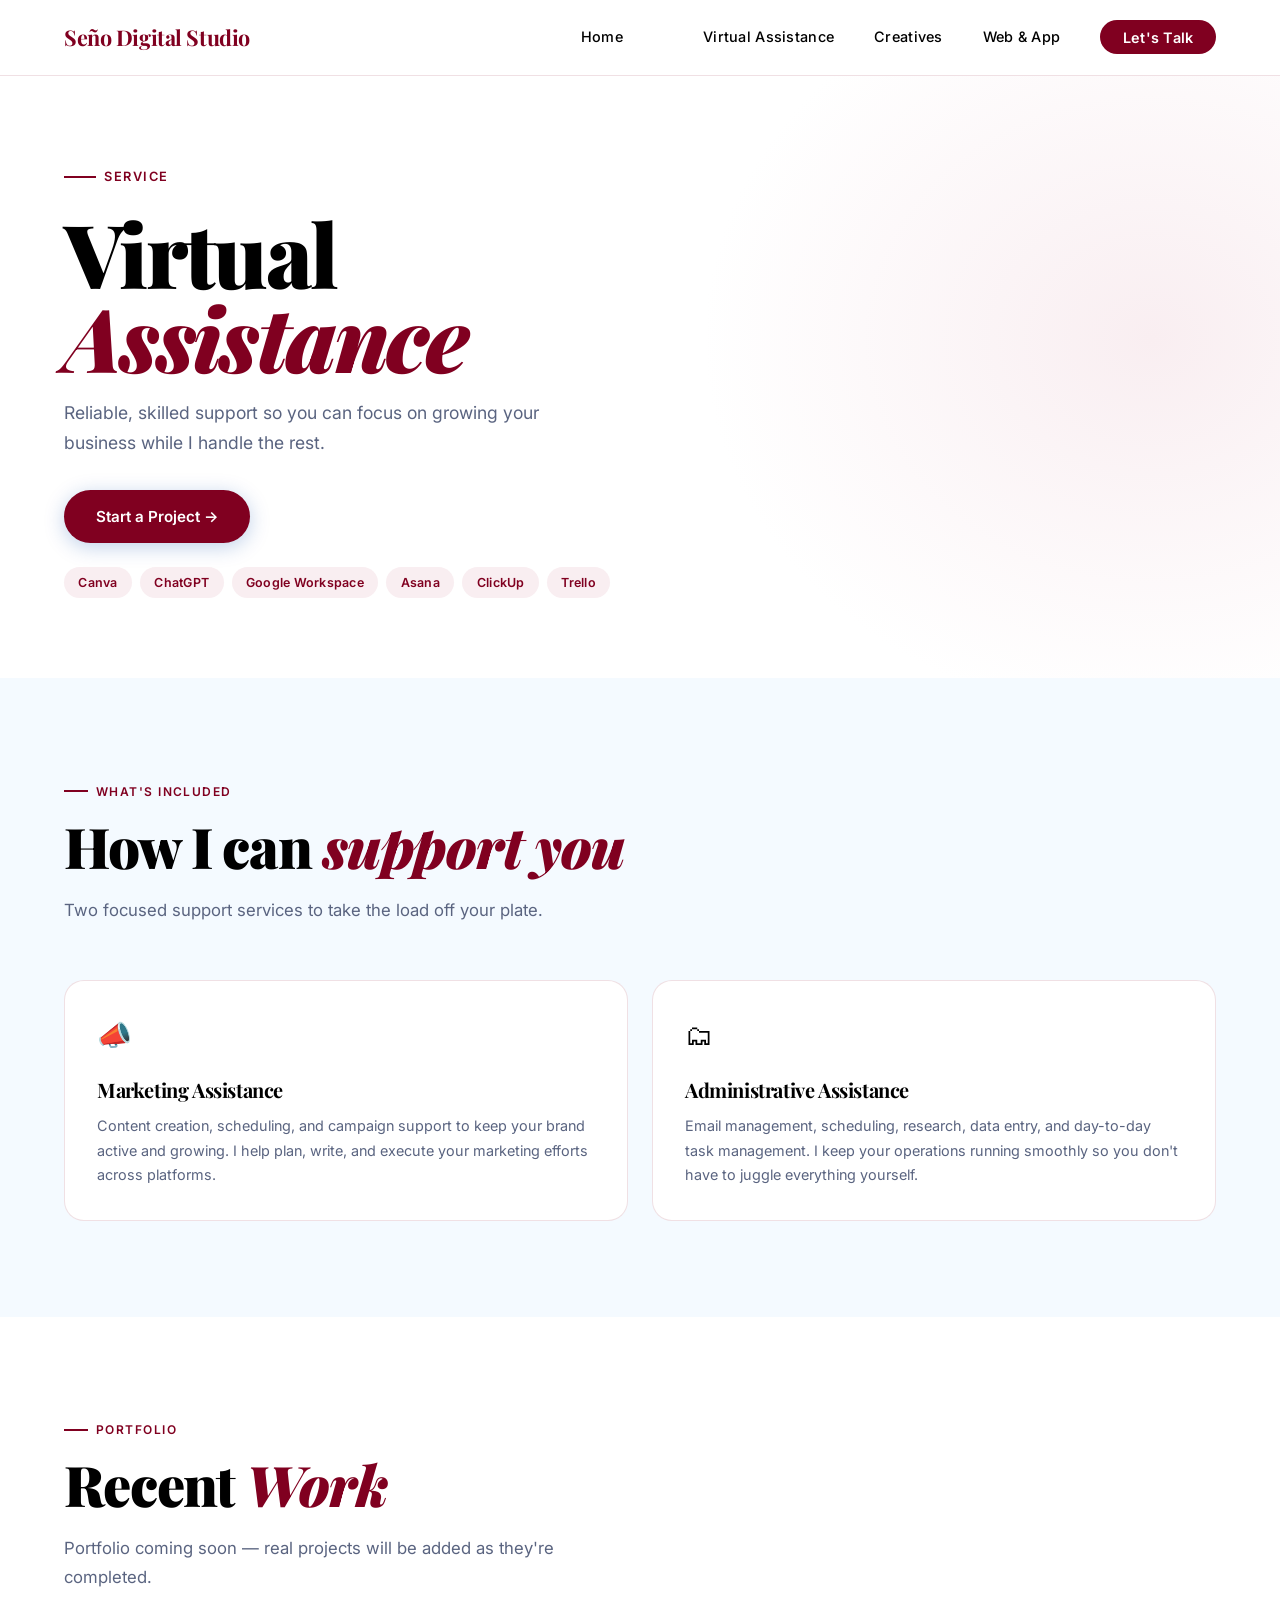
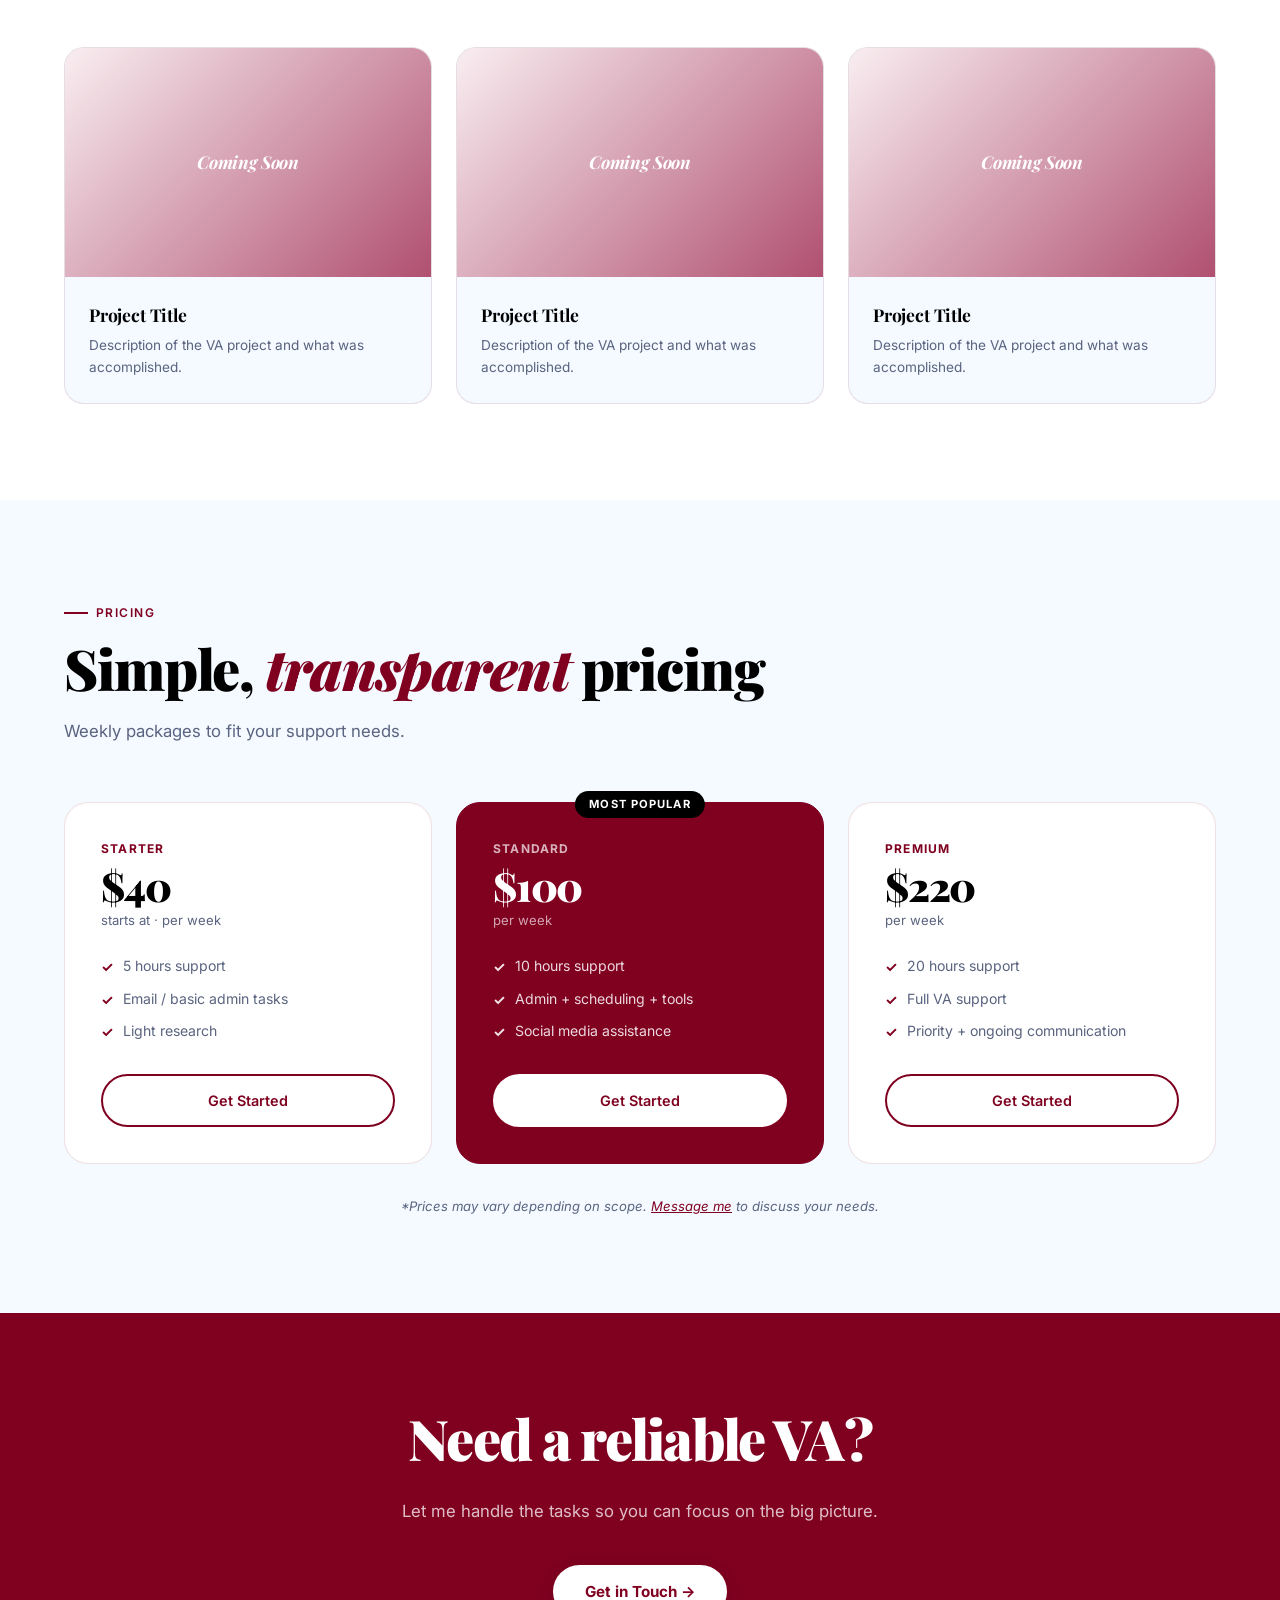
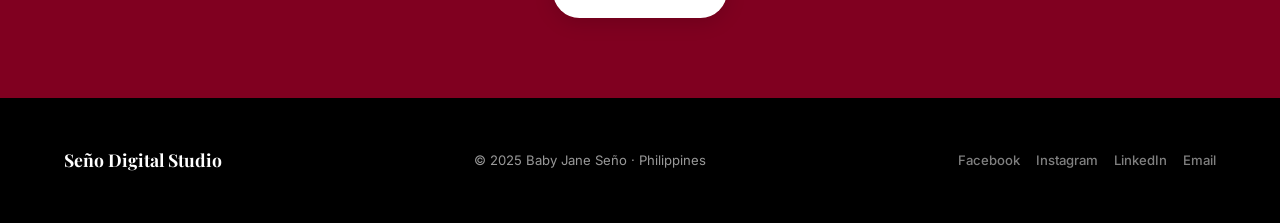
<file: virtual-assistance.html>
<!DOCTYPE html>
<html lang="en">
<head>
  <meta charset="UTF-8" />
  <meta name="viewport" content="width=device-width, initial-scale=1.0" />
  <title>Virtual Assistance — Seño Digital Studio</title>
  <meta name="description" content="Virtual Assistance services: marketing assistance and administrative support. Starts at $40/week.">
  <link rel="stylesheet" href="styles.css" />
  <!-- Google tag (gtag.js) -->
<script async src="https://www.googletagmanager.com/gtag/js?id=G-JZ7YSRFRRG"></script>
<script>
  window.dataLayer = window.dataLayer || [];
  function gtag(){dataLayer.push(arguments);}
  gtag('js', new Date());

  gtag('config', 'G-JZ7YSRFRRG');
</script>
</head>
<body>

<nav>
  <a href="/portfolio/index.html" class="nav-logo">Seño Digital Studio</a>
  <ul class="nav-links">
    <li><a href="/portfolio/index.html">Home</a></li>
   <li><a href="/portfolio/ai-automation.html" style="display: none;">AI Automation</a></li>
    <li><a href="/portfolio/virtual-assistance.html">Virtual Assistance</a></li>
    <li><a href="/portfolio/creatives.html">Creatives</a></li>
    <li><a href="/portfolio/web-app-development.html">Web & App</a></li>
    <li><a href="/portfolio/contact.html" class="nav-cta">Let's Talk</a></li>
  </ul>
  <button class="hamburger" aria-label="Menu"><span></span><span></span><span></span></button>
</nav>
<div class="mobile-menu">
  <a href="index.html">Home</a>
  <a href="ai-automation.html" style="display: none;">AI Automation</a>
  <a href="virtual-assistance.html">Virtual Assistance</a>
  <a href="creatives.html">Creatives</a>
  <a href="/portfolio/web-app-development.html">Web & App</a>
  <a href="contact.html" class="nav-cta">Let's Talk</a>
</div>

<!-- HERO -->
<section class="page-hero">
  <div class="page-hero-bg"></div>
  <div class="page-hero-content">
    <div class="hero-eyebrow">Service</div>
    <h1>Virtual<br><em>Assistance</em></h1>
    <p>Reliable, skilled support so you can focus on growing your business while I handle the rest.</p>
    <a href="contact.html" class="btn-primary">Start a Project →</a>
    <div class="tool-badges">
      <span class="tool-badge">Canva</span>
      <span class="tool-badge">ChatGPT</span>
      <span class="tool-badge">Google Workspace</span>
      <span class="tool-badge">Asana</span>
      <span class="tool-badge">ClickUp</span>
      <span class="tool-badge">Trello</span>
    </div>
  </div>
</section>

<!-- SUB-SERVICES -->
<section style="background: var(--off-white);">
  <div class="section-label reveal">What's Included</div>
  <h2 class="section-title reveal">How I can <em>support you</em></h2>
  <p class="section-sub reveal">Two focused support services to take the load off your plate.</p>
  <div class="sub-services-grid">
    <div class="sub-card reveal" data-delay="0">
      <div class="sub-card-icon">📣</div>
      <h3>Marketing Assistance</h3>
      <p>Content creation, scheduling, and campaign support to keep your brand active and growing. I help plan, write, and execute your marketing efforts across platforms.</p>
    </div>
    <div class="sub-card reveal" data-delay="100">
      <div class="sub-card-icon">🗂</div>
      <h3>Administrative Assistance</h3>
      <p>Email management, scheduling, research, data entry, and day-to-day task management. I keep your operations running smoothly so you don't have to juggle everything yourself.</p>
    </div>
  </div>
</section>

<!-- PORTFOLIO -->
<section>
  <div class="section-label reveal">Portfolio</div>
  <h2 class="section-title reveal">Recent <em>Work</em></h2>
  <p class="section-sub reveal">Portfolio coming soon — real projects will be added as they're completed.</p>
  <div class="portfolio-grid">
    <a href="https://drive.google.com/drive/folders/1LaK7C5hkaZoCmvPZuUAnRhPJUCd_poGM?usp=sharing" target="_blank" class="portfolio-card reveal" data-delay="0">
      <div class="portfolio-thumb">Coming Soon</div>
      <div class="portfolio-info">
        <h4>Project Title</h4>
        <p>Description of the VA project and what was accomplished.</p>
      </div>
    </a>
    <a href="https://drive.google.com/drive/folders/1LaK7C5hkaZoCmvPZuUAnRhPJUCd_poGM?usp=sharing" target="_blank" class="portfolio-card reveal" data-delay="100">
      <div class="portfolio-thumb">Coming Soon</div>
      <div class="portfolio-info">
        <h4>Project Title</h4>
        <p>Description of the VA project and what was accomplished.</p>
      </div>
    </a>
    <a href="https://drive.google.com/drive/folders/1LaK7C5hkaZoCmvPZuUAnRhPJUCd_poGM?usp=sharing" target="_blank" class="portfolio-card reveal" data-delay="200">
      <div class="portfolio-thumb">Coming Soon</div>
      <div class="portfolio-info">
        <h4>Project Title</h4>
        <p>Description of the VA project and what was accomplished.</p>
      </div>
    </a>
  </div>
</section>

<!-- PRICING -->
<section class="pricing">
  <div class="section-label reveal">Pricing</div>
  <h2 class="section-title reveal">Simple, <em>transparent</em> pricing</h2>
  <p class="section-sub reveal">Weekly packages to fit your support needs.</p>
  <div class="pricing-grid">
    <div class="pricing-card reveal" data-delay="0">
      <div class="pricing-tier">Starter</div>
      <div class="pricing-price">$40</div>
      <div class="pricing-unit">starts at · per week</div>
      <ul class="pricing-features">
        <li>5 hours support</li>
        <li>Email / basic admin tasks</li>
        <li>Light research</li>
      </ul>
      <a href="contact.html" class="pricing-cta">Get Started</a>
    </div>
    <div class="pricing-card featured reveal" data-delay="100">
      <div class="pricing-badge">Most Popular</div>
      <div class="pricing-tier">Standard</div>
      <div class="pricing-price">$100</div>
      <div class="pricing-unit">per week</div>
      <ul class="pricing-features">
        <li>10 hours support</li>
        <li>Admin + scheduling + tools</li>
        <li>Social media assistance</li>
      </ul>
      <a href="contact.html" class="pricing-cta">Get Started</a>
    </div>
    <div class="pricing-card reveal" data-delay="200">
      <div class="pricing-tier">Premium</div>
      <div class="pricing-price">$220</div>
      <div class="pricing-unit">per week</div>
      <ul class="pricing-features">
        <li>20 hours support</li>
        <li>Full VA support</li>
        <li>Priority + ongoing communication</li>
      </ul>
      <a href="contact.html" class="pricing-cta">Get Started</a>
    </div>
  </div>
  <p class="pricing-note">*Prices may vary depending on scope. <a href="contact.html" style="color:var(--cobalt);">Message me</a> to discuss your needs.</p>
</section>

<!-- CTA -->
<div class="cta-band">
  <h2>Need a reliable VA?</h2>
  <p>Let me handle the tasks so you can focus on the big picture.</p>
  <a href="contact.html" class="btn-white">Get in Touch →</a>
</div>

<footer>
  <a href="index.html" class="footer-logo">Seño Digital Studio</a>
  <span class="footer-copy">© 2025 Baby Jane Seño · Philippines</span>
  <div class="footer-socials">
    <a href="https://www.facebook.com/profile.php?id=61582298600298" target="_blank">Facebook</a>
    <a href="https://www.instagram.com/enaj.freelancer" target="_blank">Instagram</a>
    <a href="https://www.linkedin.com/in/babyjaneseno" target="_blank">LinkedIn</a>
    <a href="mailto:enaj.freelance@gmail.com">Email</a>
  </div>
</footer>

<script src="main.js"></script>
</body>
</html>
</file>
<file: styles.css>
@import url('https://fonts.googleapis.com/css2?family=Playfair+Display:ital,wght@0,400;0,700;0,900;1,400;1,700&family=Inter:wght@300;400;500;600&display=swap');

:root {
  --cobalt: #800020;
  --cobalt-dark: #600018;
  --cobalt-deeper: #400010;
  --cobalt-light: #F9EEF1;
  --cobalt-mid: #b05070;
  --white: #ffffff;
  --off-white: #F4FAFF;
  --text-dark: #000000;
  --text-muted: #5a6480;
  --border: rgba(128, 0, 32, 0.12);
  --font-heading: 'Playfair Display', serif;
  --font-body: 'Inter', sans-serif;
  --transition: 0.3s cubic-bezier(0.4, 0, 0.2, 1);
  --shadow: 0 4px 24px rgba(128, 0, 32, 0.10);
  --shadow-hover: 0 12px 40px rgba(128, 0, 32, 0.18);
}

*, *::before, *::after { box-sizing: border-box; margin: 0; padding: 0; }

html { scroll-behavior: smooth; }

body {
  font-family: var(--font-body);
  background: var(--white);
  color: var(--text-dark);
  line-height: 1.6;
  overflow-x: hidden;
}

/* ── NAV ── */
nav {
  position: fixed;
  top: 0; left: 0; right: 0;
  z-index: 100;
  display: flex;
  align-items: center;
  justify-content: space-between;
  padding: 1.25rem 5%;
  background: rgba(255,255,255,0.92);
  backdrop-filter: blur(12px);
  border-bottom: 1px solid var(--border);
  transition: var(--transition);
}

.nav-logo {
  font-family: var(--font-heading);
  font-size: 1.35rem;
  font-weight: 700;
  color: var(--cobalt);
  text-decoration: none;
  letter-spacing: -0.02em;
}

.nav-links {
  display: flex;
  gap: 2.5rem;
  list-style: none;
}

.nav-links a {
  font-size: 0.9rem;
  font-weight: 500;
  color: var(--text-dark);
  text-decoration: none;
  letter-spacing: 0.02em;
  transition: color var(--transition);
  position: relative;
}

.nav-links a::after {
  content: '';
  position: absolute;
  bottom: -4px; left: 0;
  width: 0; height: 2px;
  background: var(--cobalt);
  transition: width var(--transition);
}

.nav-links a:hover { color: var(--cobalt); }
.nav-links a:hover::after { width: 100%; }
.nav-links a.active { color: var(--cobalt); }
.nav-links a.active::after { width: 100%; }

.nav-cta {
  background: var(--cobalt);
  color: var(--white) !important;
  padding: 0.55rem 1.4rem;
  border-radius: 100px;
  font-weight: 600 !important;
  transition: background var(--transition), transform var(--transition) !important;
}
.nav-cta::after { display: none !important; }
.nav-cta:hover { background: var(--cobalt-dark) !important; transform: translateY(-1px); }

/* Hamburger */
.hamburger {
  display: none;
  flex-direction: column;
  gap: 5px;
  cursor: pointer;
  padding: 4px;
  background: none;
  border: none;
}
.hamburger span {
  display: block;
  width: 24px; height: 2px;
  background: var(--text-dark);
  border-radius: 2px;
  transition: var(--transition);
}
.hamburger.open span:nth-child(1) { transform: translateY(7px) rotate(45deg); }
.hamburger.open span:nth-child(2) { opacity: 0; }
.hamburger.open span:nth-child(3) { transform: translateY(-7px) rotate(-45deg); }

.mobile-menu {
  display: none;
  position: fixed;
  top: 72px; left: 0; right: 0;
  background: var(--white);
  border-bottom: 1px solid var(--border);
  padding: 1.5rem 5%;
  z-index: 99;
  flex-direction: column;
  gap: 1.25rem;
}
.mobile-menu.open { display: flex; }
.mobile-menu a {
  font-size: 1.05rem;
  font-weight: 500;
  color: var(--text-dark);
  text-decoration: none;
  padding: 0.5rem 0;
  border-bottom: 1px solid var(--border);
  transition: color var(--transition);
}
.mobile-menu a:hover { color: var(--cobalt); }
.mobile-menu a.nav-cta {
  background: var(--cobalt);
  color: var(--white);
  text-align: center;
  padding: 0.75rem;
  border-radius: 100px;
  border: none;
}

/* ── HERO ── */
.hero {
  min-height: 100vh;
  display: flex;
  align-items: center;
  padding: 8rem 5% 5rem;
  position: relative;
  overflow: hidden;
  background: var(--white);
}

.hero-bg {
  position: absolute;
  inset: 0;
  background:
    radial-gradient(ellipse 60% 50% at 80% 50%, var(--cobalt-light) 0%, transparent 70%),
    radial-gradient(ellipse 30% 40% at 10% 80%, rgba(128,0,32,0.06) 0%, transparent 60%);
  pointer-events: none;
}

.hero-content { position: relative; max-width: 780px; }

.hero-eyebrow {
  display: inline-flex;
  align-items: center;
  gap: 0.5rem;
  font-size: 0.8rem;
  font-weight: 600;
  letter-spacing: 0.12em;
  text-transform: uppercase;
  color: var(--cobalt);
  margin-bottom: 1.5rem;
}

.hero-eyebrow::before {
  content: '';
  display: block;
  width: 32px; height: 2px;
  background: var(--cobalt);
}

.hero h1 {
  font-family: var(--font-heading);
  font-size: clamp(3.2rem, 8vw, 6.5rem);
  font-weight: 900;
  line-height: 0.95;
  letter-spacing: -0.03em;
  color: var(--text-dark);
  margin-bottom: 1.5rem;
}

.hero h1 em {
  font-style: italic;
  color: var(--cobalt);
}

.hero-sub {
  font-size: clamp(1rem, 2vw, 1.2rem);
  color: var(--text-muted);
  max-width: 520px;
  margin-bottom: 2.5rem;
  line-height: 1.7;
  font-weight: 400;
}

.hero-actions { display: flex; gap: 1rem; flex-wrap: wrap; }

.btn-primary {
  display: inline-flex;
  align-items: center;
  gap: 0.5rem;
  background: var(--cobalt);
  color: var(--white);
  padding: 0.9rem 2rem;
  border-radius: 100px;
  font-weight: 600;
  font-size: 0.95rem;
  text-decoration: none;
  transition: background var(--transition), transform var(--transition), box-shadow var(--transition);
  box-shadow: 0 4px 20px rgba(0,71,171,0.25);
}
.btn-primary:hover { background: var(--cobalt-dark); transform: translateY(-2px); box-shadow: 0 8px 30px rgba(0,71,171,0.35); }

.btn-secondary {
  display: inline-flex;
  align-items: center;
  gap: 0.5rem;
  background: transparent;
  color: var(--cobalt);
  padding: 0.9rem 2rem;
  border-radius: 100px;
  font-weight: 600;
  font-size: 0.95rem;
  text-decoration: none;
  border: 2px solid var(--cobalt);
  transition: background var(--transition), color var(--transition), transform var(--transition);
}
.btn-secondary:hover { background: var(--cobalt); color: var(--white); transform: translateY(-2px); }

/* ── SECTIONS ── */
section { padding: 6rem 5%; }

.section-label {
  display: inline-flex;
  align-items: center;
  gap: 0.5rem;
  font-size: 0.75rem;
  font-weight: 600;
  letter-spacing: 0.12em;
  text-transform: uppercase;
  color: var(--cobalt);
  margin-bottom: 1rem;
}
.section-label::before {
  content: '';
  display: block;
  width: 24px; height: 2px;
  background: var(--cobalt);
}

.section-title {
  font-family: var(--font-heading);
  font-size: clamp(2rem, 5vw, 3.5rem);
  font-weight: 900;
  line-height: 1.05;
  letter-spacing: -0.02em;
  color: var(--text-dark);
  margin-bottom: 1.25rem;
}

.section-title em { font-style: italic; color: var(--cobalt); }

.section-sub {
  font-size: 1.05rem;
  color: var(--text-muted);
  max-width: 560px;
  line-height: 1.7;
  margin-bottom: 3.5rem;
}

/* ── ABOUT ── */
.about { background: var(--off-white); }

.about-grid {
  display: grid;
  grid-template-columns: 1fr 1.5fr;
  gap: 5rem;
  align-items: center;
}

.about-photo {
  position: relative;
}

.about-photo-frame {
  width: 100%;
  aspect-ratio: 3/4;
  background: var(--cobalt-light);
  border-radius: 2rem;
  overflow: hidden;
  position: relative;
}

.about-photo-frame img {
  width: 100%; height: 100%;
  object-fit: cover;
}

.about-photo-placeholder {
  width: 100%; height: 100%;
  display: flex;
  flex-direction: column;
  align-items: center;
  justify-content: center;
  color: var(--cobalt);
  gap: 1rem;
}

.about-photo-placeholder svg { opacity: 0.4; }

.about-photo-accent {
  position: absolute;
  bottom: -1.5rem; right: -1.5rem;
  width: 120px; height: 120px;
  background: var(--cobalt);
  border-radius: 1.5rem;
  display: flex;
  align-items: center;
  justify-content: center;
  color: var(--white);
  font-family: var(--font-heading);
  font-size: 0.8rem;
  font-weight: 700;
  text-align: center;
  line-height: 1.3;
  padding: 1rem;
}

.about-bio {
  font-size: 1.05rem;
  color: var(--text-muted);
  line-height: 1.8;
  margin-bottom: 2rem;
}

.about-tags {
  display: flex;
  flex-wrap: wrap;
  gap: 0.6rem;
  margin-bottom: 2.5rem;
}

.tag {
  background: var(--white);
  border: 1px solid var(--border);
  color: var(--cobalt);
  font-size: 0.8rem;
  font-weight: 600;
  padding: 0.4rem 1rem;
  border-radius: 100px;
  letter-spacing: 0.02em;
}

.about-location {
  display: flex;
  align-items: center;
  gap: 0.5rem;
  font-size: 0.9rem;
  color: var(--text-muted);
  font-weight: 500;
}

/* ── SERVICES ── */
.services-grid {
  display: grid;
  grid-template-columns: repeat(3, 1fr);
  gap: 2rem;
}

.service-card {
  background: var(--white);
  border: 1px solid var(--border);
  border-radius: 1.5rem;
  padding: 2.5rem;
  text-decoration: none;
  color: inherit;
  transition: transform var(--transition), box-shadow var(--transition), border-color var(--transition);
  position: relative;
  overflow: hidden;
  display: block;
}

.service-card::before {
  content: '';
  position: absolute;
  top: 0; left: 0; right: 0;
  height: 4px;
  background: var(--cobalt);
  transform: scaleX(0);
  transform-origin: left;
  transition: transform var(--transition);
}

.service-card:hover {
  transform: translateY(-6px);
  box-shadow: var(--shadow-hover);
  border-color: rgba(0,71,171,0.2);
}

.service-card:hover::before { transform: scaleX(1); }

.service-icon {
  width: 56px; height: 56px;
  background: var(--cobalt-light);
  border-radius: 1rem;
  display: flex;
  align-items: center;
  justify-content: center;
  margin-bottom: 1.5rem;
  font-size: 1.5rem;
}

.service-card h3 {
  font-family: var(--font-heading);
  font-size: 1.5rem;
  font-weight: 700;
  color: var(--text-dark);
  margin-bottom: 0.75rem;
  letter-spacing: -0.02em;
}

.service-card p {
  font-size: 0.92rem;
  color: var(--text-muted);
  line-height: 1.7;
  margin-bottom: 1.5rem;
}

.service-sub-tags {
  display: flex;
  flex-wrap: wrap;
  gap: 0.4rem;
  margin-bottom: 1.5rem;
}

.sub-tag {
  background: var(--off-white);
  color: var(--text-muted);
  font-size: 0.75rem;
  font-weight: 500;
  padding: 0.3rem 0.75rem;
  border-radius: 100px;
  border: 1px solid var(--border);
}

.service-link {
  display: inline-flex;
  align-items: center;
  gap: 0.4rem;
  color: var(--cobalt);
  font-weight: 600;
  font-size: 0.9rem;
  transition: gap var(--transition);
}
.service-card:hover .service-link { gap: 0.75rem; }

/* ── TOOLS ── */
.tools { background: var(--off-white); }

.tools-marquee-wrapper {
  overflow: hidden;
  position: relative;
  padding: 1rem 0;
}

.tools-marquee-wrapper::before,
.tools-marquee-wrapper::after {
  content: '';
  position: absolute;
  top: 0; bottom: 0;
  width: 100px;
  z-index: 2;
}
.tools-marquee-wrapper::before { left: 0; background: linear-gradient(to right, var(--off-white), transparent); }
.tools-marquee-wrapper::after { right: 0; background: linear-gradient(to left, var(--off-white), transparent); }

.tools-marquee {
  display: flex;
  gap: 1.5rem;
  animation: marquee 30s linear infinite;
  width: max-content;
}

.tools-marquee:hover { animation-play-state: paused; }

@keyframes marquee {
  from { transform: translateX(0); }
  to { transform: translateX(-50%); }
}

.tool-pill {
  display: flex;
  align-items: center;
  gap: 0.5rem;
  background: var(--white);
  border: 1px solid var(--border);
  border-radius: 100px;
  padding: 0.6rem 1.25rem;
  font-size: 0.85rem;
  font-weight: 600;
  color: var(--text-dark);
  white-space: nowrap;
  transition: border-color var(--transition), color var(--transition);
}

/* ── PORTFOLIO ── */
.portfolio-grid {
  display: grid;
  grid-template-columns: repeat(3, 1fr);
  gap: 1.5rem;
}

.portfolio-card {
  background: var(--off-white);
  border: 1px solid var(--border);
  border-radius: 1.25rem;
  overflow: hidden;
  transition: transform var(--transition), box-shadow var(--transition);
  text-decoration: none;
  color: inherit;
}

.portfolio-card:hover { transform: translateY(-4px); box-shadow: var(--shadow-hover); }

.portfolio-thumb {
  aspect-ratio: 16/10;
  background: linear-gradient(135deg, var(--cobalt-light), var(--cobalt-mid));
  display: flex;
  align-items: center;
  justify-content: center;
  color: var(--white);
  font-family: var(--font-heading);
  font-size: 1.1rem;
  font-style: italic;
  font-weight: 700;
  letter-spacing: -0.01em;
}

.portfolio-info { padding: 1.5rem; }

.portfolio-info h4 {
  font-family: var(--font-heading);
  font-size: 1.1rem;
  font-weight: 700;
  margin-bottom: 0.4rem;
  letter-spacing: -0.01em;
}

.portfolio-info p {
  font-size: 0.85rem;
  color: var(--text-muted);
  line-height: 1.6;
}

/* ── PRICING ── */
.pricing { background: var(--off-white); }

.pricing-grid {
  display: grid;
  grid-template-columns: repeat(3, 1fr);
  gap: 1.5rem;
}

.pricing-card {
  background: var(--white);
  border: 1px solid var(--border);
  border-radius: 1.5rem;
  padding: 2.25rem;
  position: relative;
  transition: transform var(--transition), box-shadow var(--transition);
}

.pricing-card:hover { transform: translateY(-4px); box-shadow: var(--shadow-hover); }

.pricing-card.featured {
  background: var(--cobalt);
  border-color: var(--cobalt);
  color: var(--white);
}

.pricing-badge {
  position: absolute;
  top: -12px; left: 50%;
  transform: translateX(-50%);
  background: var(--text-dark);
  color: var(--white);
  font-size: 0.7rem;
  font-weight: 700;
  letter-spacing: 0.1em;
  text-transform: uppercase;
  padding: 0.3rem 0.9rem;
  border-radius: 100px;
}

.pricing-tier {
  font-size: 0.75rem;
  font-weight: 700;
  letter-spacing: 0.1em;
  text-transform: uppercase;
  color: var(--cobalt);
  margin-bottom: 0.5rem;
}

.pricing-card.featured .pricing-tier { color: rgba(255,255,255,0.7); }

.pricing-price {
  font-family: var(--font-heading);
  font-size: 2.5rem;
  font-weight: 900;
  letter-spacing: -0.03em;
  color: var(--text-dark);
  margin-bottom: 0.25rem;
  line-height: 1;
}

.pricing-card.featured .pricing-price { color: var(--white); }

.pricing-unit {
  font-size: 0.82rem;
  color: var(--text-muted);
  margin-bottom: 1.5rem;
}

.pricing-card.featured .pricing-unit { color: rgba(255,255,255,0.65); }

.pricing-features {
  list-style: none;
  display: flex;
  flex-direction: column;
  gap: 0.65rem;
  margin-bottom: 2rem;
}

.pricing-features li {
  display: flex;
  align-items: flex-start;
  gap: 0.6rem;
  font-size: 0.88rem;
  color: var(--text-muted);
  line-height: 1.5;
}

.pricing-card.featured .pricing-features li { color: rgba(255,255,255,0.85); }

.pricing-features li::before {
  content: '✓';
  color: var(--cobalt);
  font-weight: 700;
  flex-shrink: 0;
  margin-top: 1px;
}

.pricing-card.featured .pricing-features li::before { color: rgba(255,255,255,0.9); }

.pricing-cta {
  display: block;
  text-align: center;
  padding: 0.8rem;
  border-radius: 100px;
  font-weight: 600;
  font-size: 0.9rem;
  text-decoration: none;
  transition: var(--transition);
  border: 2px solid var(--cobalt);
  color: var(--cobalt);
  background: transparent;
}

.pricing-cta:hover { background: var(--cobalt); color: var(--white); }

.pricing-card.featured .pricing-cta {
  background: var(--white);
  color: var(--cobalt);
  border-color: var(--white);
}

.pricing-card.featured .pricing-cta:hover { background: rgba(255,255,255,0.9); }

.pricing-note {
  text-align: center;
  font-size: 0.82rem;
  color: var(--text-muted);
  margin-top: 2rem;
  font-style: italic;
}

/* ── SERVICE PAGE HERO ── */
.page-hero {
  padding: 10rem 5% 5rem;
  background: var(--white);
  position: relative;
  overflow: hidden;
}

.page-hero-bg {
  position: absolute;
  inset: 0;
  background: radial-gradient(ellipse 50% 80% at 90% 50%, var(--cobalt-light) 0%, transparent 70%);
  pointer-events: none;
}

.page-hero-content { position: relative; max-width: 700px; }

.page-hero h1 {
  font-family: var(--font-heading);
  font-size: clamp(2.8rem, 7vw, 5.5rem);
  font-weight: 900;
  line-height: 0.95;
  letter-spacing: -0.03em;
  color: var(--text-dark);
  margin-bottom: 1.25rem;
}

.page-hero h1 em { font-style: italic; color: var(--cobalt); }

.page-hero p {
  font-size: 1.1rem;
  color: var(--text-muted);
  max-width: 520px;
  line-height: 1.7;
  margin-bottom: 2rem;
}

.tool-badges {
  display: flex;
  flex-wrap: wrap;
  gap: 0.5rem;
  margin-top: 1.5rem;
}

.tool-badge {
  background: var(--cobalt-light);
  color: var(--cobalt);
  font-size: 0.78rem;
  font-weight: 600;
  padding: 0.35rem 0.9rem;
  border-radius: 100px;
  letter-spacing: 0.02em;
}

/* ── SUB SERVICES ── */
.sub-services-grid {
  display: grid;
  grid-template-columns: repeat(2, 1fr);
  gap: 1.5rem;
}

.sub-card {
  background: var(--white);
  border: 1px solid var(--border);
  border-radius: 1.25rem;
  padding: 2rem;
  transition: transform var(--transition), box-shadow var(--transition);
}

.sub-card:hover { transform: translateY(-4px); box-shadow: var(--shadow); }

.sub-card-icon {
  font-size: 1.75rem;
  margin-bottom: 1rem;
}

.sub-card h3 {
  font-family: var(--font-heading);
  font-size: 1.25rem;
  font-weight: 700;
  letter-spacing: -0.02em;
  margin-bottom: 0.5rem;
}

.sub-card p {
  font-size: 0.9rem;
  color: var(--text-muted);
  line-height: 1.7;
}

/* ── CONTACT ── */
.contact-grid {
  display: grid;
  grid-template-columns: 1fr 1fr;
  gap: 5rem;
  align-items: start;
}

.contact-info-list {
  list-style: none;
  display: flex;
  flex-direction: column;
  gap: 1.25rem;
  margin: 2rem 0;
}

.contact-info-list li a {
  display: flex;
  align-items: center;
  gap: 0.75rem;
  color: var(--text-dark);
  text-decoration: none;
  font-size: 0.95rem;
  font-weight: 500;
  transition: color var(--transition);
}

.contact-info-list li a:hover { color: var(--cobalt); }

.contact-icon {
  width: 40px; height: 40px;
  background: var(--cobalt-light);
  border-radius: 0.75rem;
  display: flex;
  align-items: center;
  justify-content: center;
  font-size: 1rem;
  flex-shrink: 0;
}

.contact-form {
  background: var(--off-white);
  border: 1px solid var(--border);
  border-radius: 1.5rem;
  padding: 2.5rem;
}

.form-group {
  margin-bottom: 1.25rem;
}

.form-group label {
  display: block;
  font-size: 0.82rem;
  font-weight: 600;
  color: var(--text-dark);
  margin-bottom: 0.4rem;
  letter-spacing: 0.02em;
}

.form-group input,
.form-group select,
.form-group textarea {
  width: 100%;
  padding: 0.8rem 1rem;
  border: 1.5px solid var(--border);
  border-radius: 0.75rem;
  font-family: var(--font-body);
  font-size: 0.92rem;
  color: var(--text-dark);
  background: var(--white);
  transition: border-color var(--transition);
  outline: none;
  appearance: none;
}

.form-group input:focus,
.form-group select:focus,
.form-group textarea:focus { border-color: var(--cobalt); }

.form-group textarea { resize: vertical; min-height: 120px; }

.form-submit {
  width: 100%;
  padding: 0.9rem;
  background: var(--cobalt);
  color: var(--white);
  font-family: var(--font-body);
  font-size: 0.95rem;
  font-weight: 600;
  border: none;
  border-radius: 100px;
  cursor: pointer;
  transition: background var(--transition), transform var(--transition);
}

.form-submit:hover { background: var(--cobalt-dark); transform: translateY(-1px); }

/* ── CTA BAND ── */
.cta-band {
  background: var(--cobalt);
  padding: 5rem 5%;
  text-align: center;
}

.cta-band h2 {
  font-family: var(--font-heading);
  font-size: clamp(2rem, 5vw, 3.5rem);
  font-weight: 900;
  color: var(--white);
  letter-spacing: -0.03em;
  margin-bottom: 1rem;
}

.cta-band p {
  color: rgba(255,255,255,0.75);
  font-size: 1.05rem;
  margin-bottom: 2.5rem;
}

.btn-white {
  display: inline-flex;
  align-items: center;
  gap: 0.5rem;
  background: var(--white);
  color: var(--cobalt);
  padding: 0.9rem 2rem;
  border-radius: 100px;
  font-weight: 700;
  font-size: 0.95rem;
  text-decoration: none;
  transition: transform var(--transition), box-shadow var(--transition);
  box-shadow: 0 4px 20px rgba(0,0,0,0.15);
}
.btn-white:hover { transform: translateY(-2px); box-shadow: 0 8px 30px rgba(0,0,0,0.2); }

/* ── FOOTER ── */
footer {
  background: var(--text-dark);
  color: rgba(255,255,255,0.6);
  padding: 3rem 5%;
  display: flex;
  align-items: center;
  justify-content: space-between;
  flex-wrap: wrap;
  gap: 1.5rem;
}

.footer-logo {
  font-family: var(--font-heading);
  font-size: 1.1rem;
  font-weight: 700;
  color: var(--white);
  text-decoration: none;
}

.footer-copy { font-size: 0.82rem; }

.footer-socials {
  display: flex;
  gap: 1rem;
}

.footer-socials a {
  color: rgba(255,255,255,0.5);
  text-decoration: none;
  font-size: 0.82rem;
  font-weight: 500;
  transition: color var(--transition);
}
.footer-socials a:hover { color: var(--white); }

/* ── RESPONSIVE ── */
@media (max-width: 900px) {
  .nav-links { display: none; }
  .hamburger { display: flex; }
  .about-grid { grid-template-columns: 1fr; gap: 3rem; }
  .about-photo { max-width: 320px; margin: 0 auto; }
  .services-grid { grid-template-columns: 1fr; }
  .pricing-grid { grid-template-columns: 1fr; }
  .portfolio-grid { grid-template-columns: 1fr 1fr; }
  .sub-services-grid { grid-template-columns: 1fr; }
  .contact-grid { grid-template-columns: 1fr; gap: 3rem; }
}

@media (max-width: 600px) {
  section { padding: 4rem 5%; }
  .hero { padding: 7rem 5% 4rem; }
  .page-hero { padding: 8rem 5% 4rem; }
  .portfolio-grid { grid-template-columns: 1fr; }
  footer { flex-direction: column; text-align: center; }
}

/* ── ANIMATIONS ── */
.reveal {
  opacity: 0;
  transform: translateY(24px);
  transition: opacity 0.6s ease, transform 0.6s ease;
}
.reveal.visible {
  opacity: 1;
  transform: translateY(0);
}
</file>
